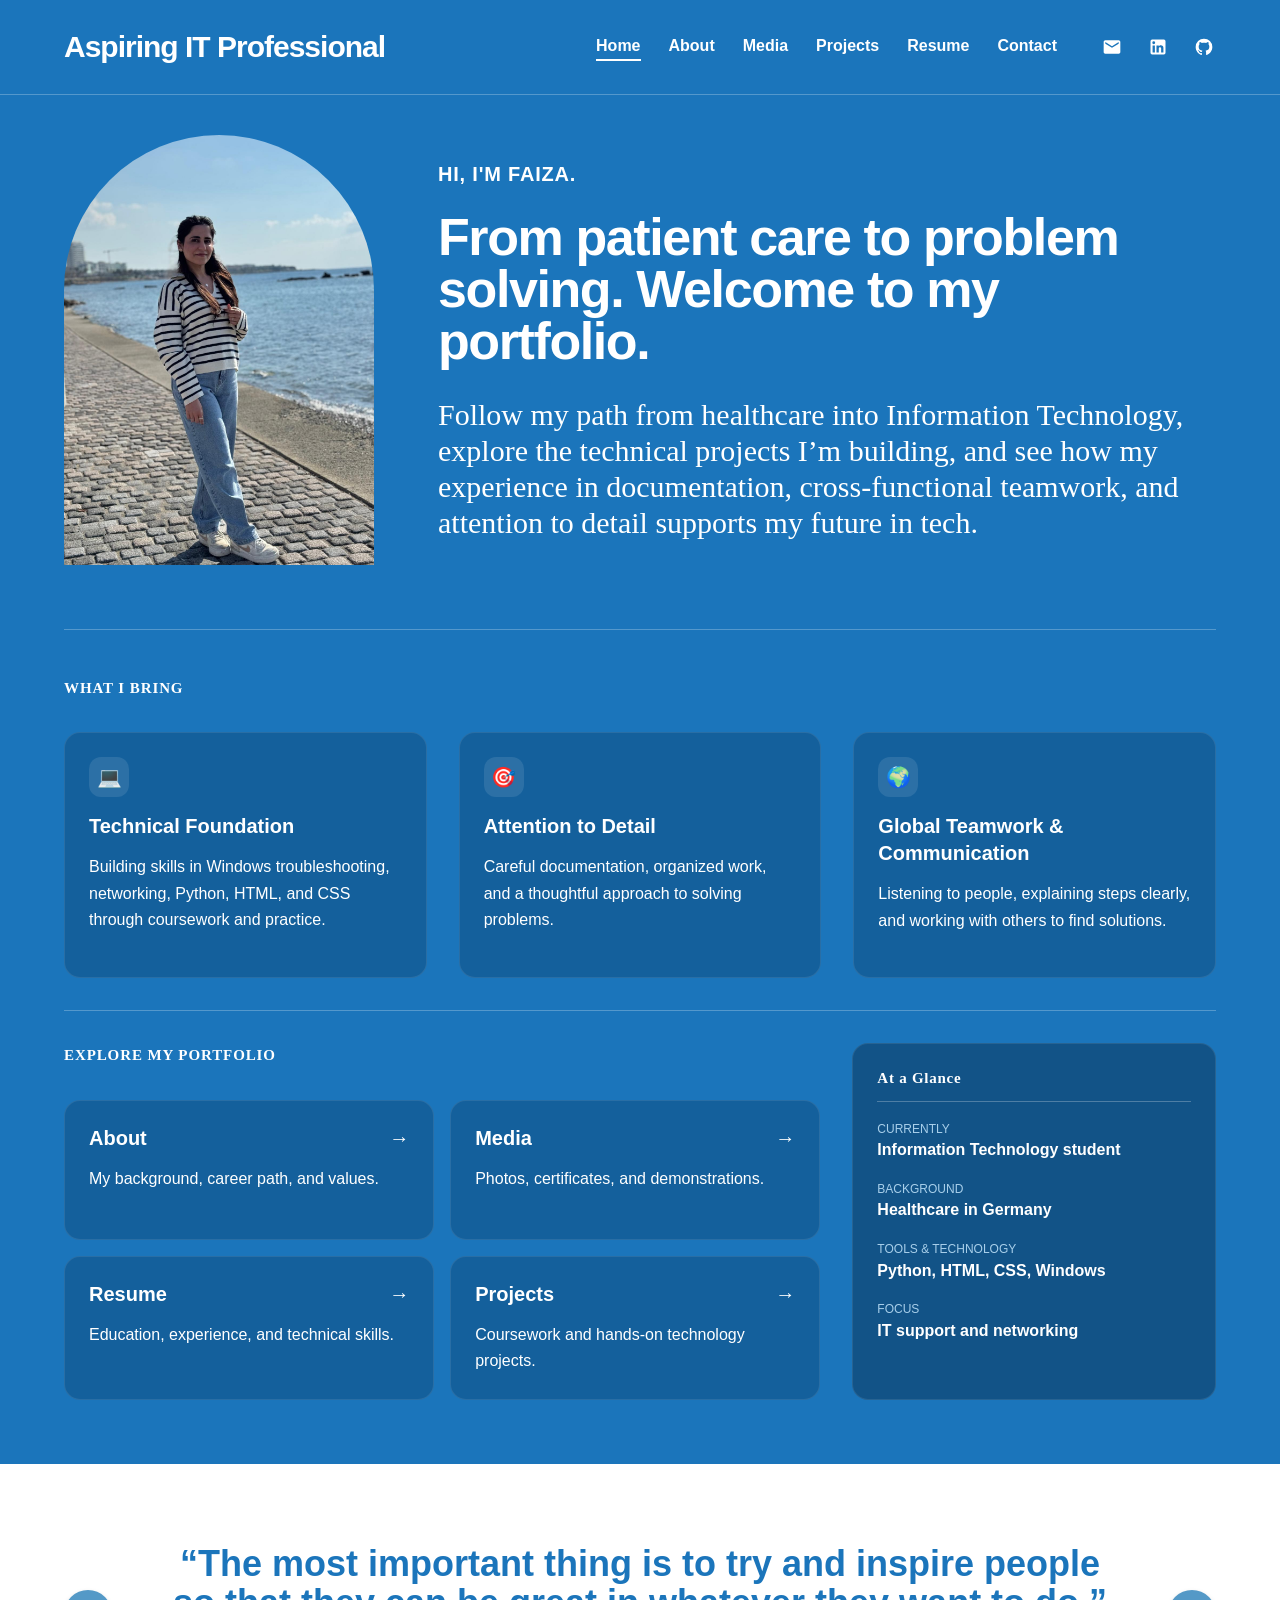
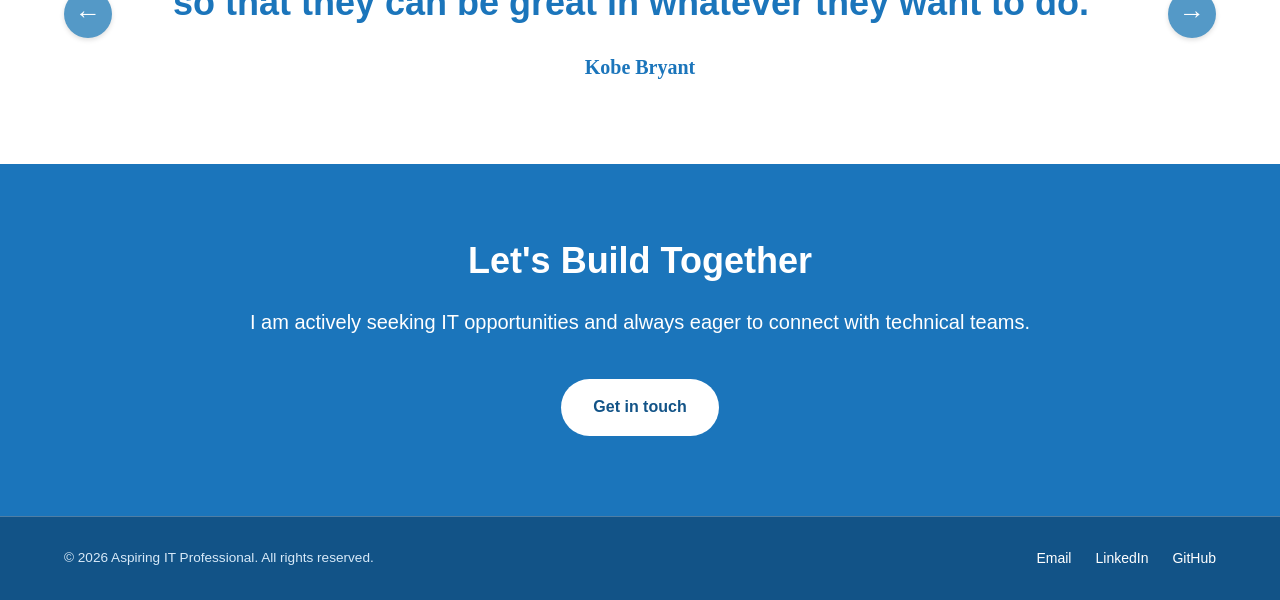
<file: index.html>
<!DOCTYPE html>
<html lang="en">
<head>
    <meta charset="UTF-8">
    <meta name="viewport" content="width=device-width, initial-scale=1">
    <meta name="description" content="Home — IT portfolio, education, experience, and technology projects.">
    <title>Home | Aspiring IT Professional</title>
    <link rel="icon" href="assets/favicon.svg" type="image/svg+xml">
    <link rel="stylesheet" href="style.css">
    <script src="script.js" defer></script>
</head>
<body>
    <a class="skip-link" href="#main">Skip to main content</a>
    <header class="site-header">
        <nav class="container nav" aria-label="Main navigation">
            <a class="brand" href="index.html">Aspiring IT Professional</a>
            <button id="mobile-menu-btn" class="menu-button" aria-controls="nav-content" aria-expanded="false" aria-label="Toggle navigation" hidden>☰</button>
            <div id="nav-content" class="nav-content">
                <a class="nav-link" href="index.html" aria-current="page">Home</a>
                <a class="nav-link" href="about.html">About</a>
                <a class="nav-link" href="media.html">Media</a>
                <a class="nav-link" href="projects.html">Projects</a>
                <a class="nav-link" href="resume.html">Resume</a>
                <a class="nav-link" href="contact.html">Contact</a>
                <div class="social-links"><a href="mailto:fbaloch@icstars.org" aria-label="Email"><svg aria-hidden="true" focusable="false" class="social-icon" viewBox="0 0 24 24" xmlns="http://www.w3.org/2000/svg">
                            <path d="M20 4H4c-1.1 0-1.99.9-1.99 2L2 18c0 1.1.9 2 2 2h16c1.1 0 2-.9 2-2V6c0-1.1-.9-2-2-2zm0 4l-8 5-8-5V6l8 5 8-5v2z"/>
                        </svg></a><a href="https://www.linkedin.com/in/faizarazzaqbaloch/" target="_blank" rel="noopener noreferrer" aria-label="LinkedIn profile"><svg aria-hidden="true" focusable="false" class="social-icon" viewBox="0 0 24 24" xmlns="http://www.w3.org/2000/svg">
                            <path d="M19 3a2 2 0 0 1 2 2v14a2 2 0 0 1-2 2H5a2 2 0 0 1-2-2V5a2 2 0 0 1 2-2h14m-.5 15.5v-5.3a3.26 3.26 0 0 0-3.26-3.26c-.85 0-1.84.52-2.28 1.3v-1.11h-2.79v8.37h2.79v-4.93c0-.77.62-1.4 1.39-1.4a1.4 1.4 0 0 1 1.4 1.4v4.93h2.75M6.88 8.56a1.68 1.68 0 0 0 1.68-1.68c0-.93-.75-1.69-1.68-1.69a1.69 1.69 0 0 0-1.69 1.69c0 .93.76 1.68 1.69 1.68m1.39 9.94v-8.37H5.5v8.37h2.77z"/>
                        </svg></a><a href="https://github.com/fbaloch1" target="_blank" rel="noopener noreferrer" aria-label="GitHub profile"><svg aria-hidden="true" focusable="false" class="social-icon" viewBox="0 0 24 24" xmlns="http://www.w3.org/2000/svg">
                            <path d="M12 2A10 10 0 0 0 2 12c0 4.42 2.87 8.17 6.84 9.5.5.08.66-.23.66-.5v-1.69c-2.77.6-3.36-1.34-3.36-1.34-.46-1.16-1.11-1.47-1.11-1.47-.91-.62.07-.6.07-.6 1 .07 1.53 1.03 1.53 1.03.87 1.52 2.34 1.07 2.91.83.1-.65.35-1.09.63-1.34-2.22-.25-4.55-1.11-4.55-4.92 0-1.11.38-2 1.03-2.71-.1-.25-.45-1.29.1-2.64 0 0 .84-.27 2.75 1.02.79-.22 1.65-.33 2.5-.33.85 0 1.71.11 2.5.33 1.91-1.29 2.75-1.02 2.75-1.02.55 1.35.2 2.39.1 2.64.65.71 1.03 1.6 1.03 2.71 0 3.82-2.34 4.66-4.57 4.91.36.31.69.92.69 1.85V21c0 .27.16.59.67.5C19.14 20.16 22 16.42 22 12A10 10 0 0 0 12 2z"/>
                        </svg></a></div>
            </div>
        </nav>
    </header>
    <main id="main" class="container" tabindex="-1">
        <section class="hero" style="margin-top: 40px;"><div class="arch-image-container"><img src="assets/faiza-home.jpg" alt="Faiza standing beside the sea" width="310" height="430"></div><div><p class="eyebrow">HI, I'M FAIZA.</p><h1>From patient care to problem solving. Welcome to my portfolio.</h1><p class="lead">Follow my path from healthcare into Information Technology, explore the technical projects I’m building, and see how my experience in documentation, cross-functional teamwork, and attention to detail supports my future in tech.</p></div></section><section class="section"><p class="eyebrow">WHAT I BRING</p><div class="grid three"><article class="feature-card"><span class="pillar-icon" aria-hidden="true">💻</span><h2>Technical Foundation</h2><p>Building skills in Windows troubleshooting, networking, Python, HTML, and CSS through coursework and practice.</p></article><article class="feature-card"><span class="pillar-icon" aria-hidden="true">🎯</span><h2>Attention to Detail</h2><p>Careful documentation, organized work, and a thoughtful approach to solving problems.</p></article><article class="feature-card"><span class="pillar-icon" aria-hidden="true">🌍</span><h2>Global Teamwork &amp; Communication</h2><p>Listening to people, explaining steps clearly, and working with others to find solutions.</p></article></div></section><section class="section explore"><div><p class="eyebrow">EXPLORE MY PORTFOLIO</p><div class="grid"><a class="feature-card explore-link" href="about.html"><h2>About <span aria-hidden="true">→</span></h2><p>My background, career path, and values.</p></a><a class="feature-card explore-link" href="media.html"><h2>Media <span aria-hidden="true">→</span></h2><p>Photos, certificates, and demonstrations.</p></a><a class="feature-card explore-link" href="resume.html"><h2>Resume <span aria-hidden="true">→</span></h2><p>Education, experience, and technical skills.</p></a><a class="feature-card explore-link" href="projects.html"><h2>Projects <span aria-hidden="true">→</span></h2><p>Coursework and hands-on technology projects.</p></a></div></div><aside class="feature-card"><h2>At a Glance</h2><dl><dt>Currently</dt><dd>Information Technology student</dd><dt>Background</dt><dd>Healthcare in Germany</dd><dt>Tools & Technology</dt><dd>Python, HTML, CSS, Windows</dd><dt>Focus</dt><dd>IT support and networking</dd></dl></aside></section><section class="quote-section" aria-label="Portfolio principles"><button id="prev-quote" aria-label="Previous principle">←</button><div id="quote-display" aria-live="polite" aria-atomic="true"><blockquote>“The most important thing is to try and inspire people so that they can be great in whatever they want to do.”</blockquote><p>Kobe Bryant</p></div><button id="next-quote" aria-label="Next principle">→</button></section><section class="cta"><h2>Let's Build Together</h2><p>I am actively seeking IT opportunities and always eager to connect with technical teams.</p><a class="button" href="contact.html">Get in touch</a></section>
    </main>
    <footer class="site-footer"><div class="container footer-row"><p class="small">© <span class="year-span">2026</span> Aspiring IT Professional. All rights reserved.</p><div class="footer-links"><a href="mailto:fbaloch@icstars.org">Email</a><a href="https://www.linkedin.com/in/faizarazzaqbaloch/" target="_blank" rel="noopener noreferrer">LinkedIn</a><a href="https://github.com/fbaloch1" target="_blank" rel="noopener noreferrer">GitHub</a></div></div></footer>
</body>
</html>
</file>
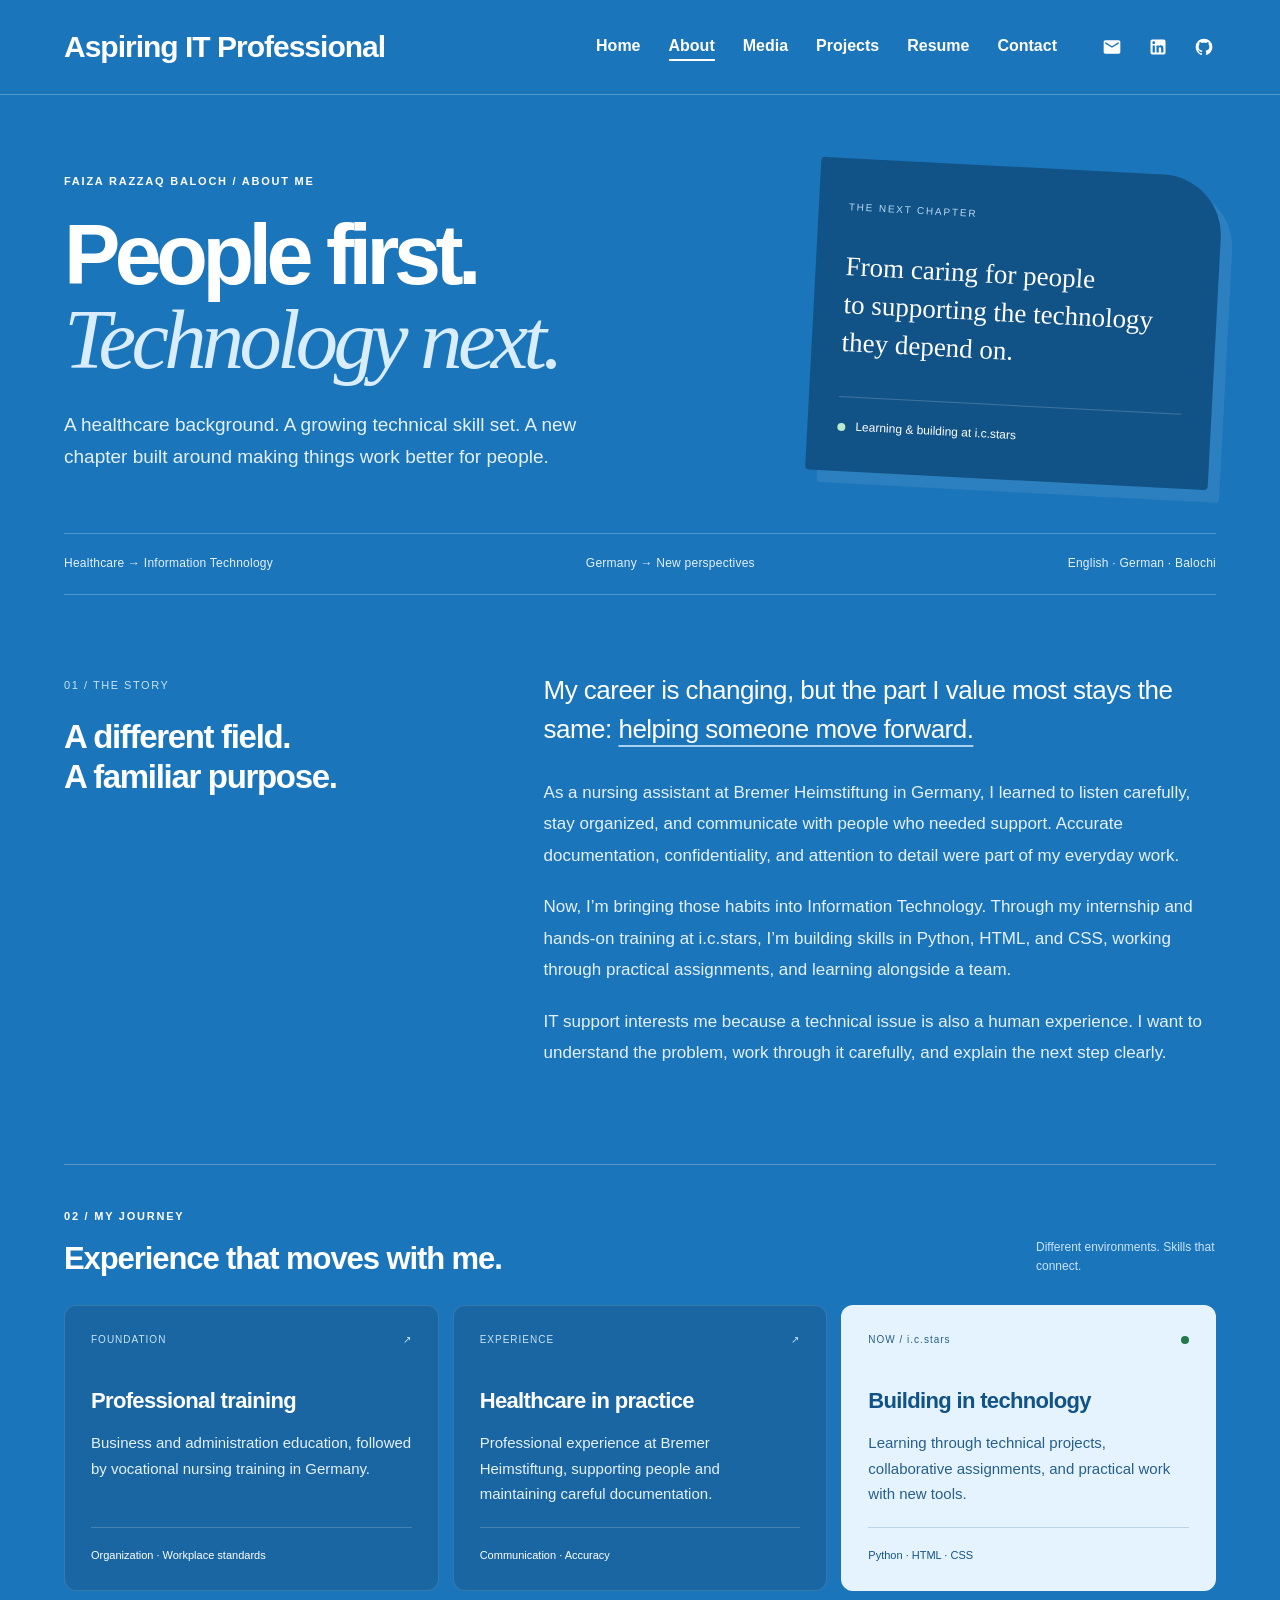
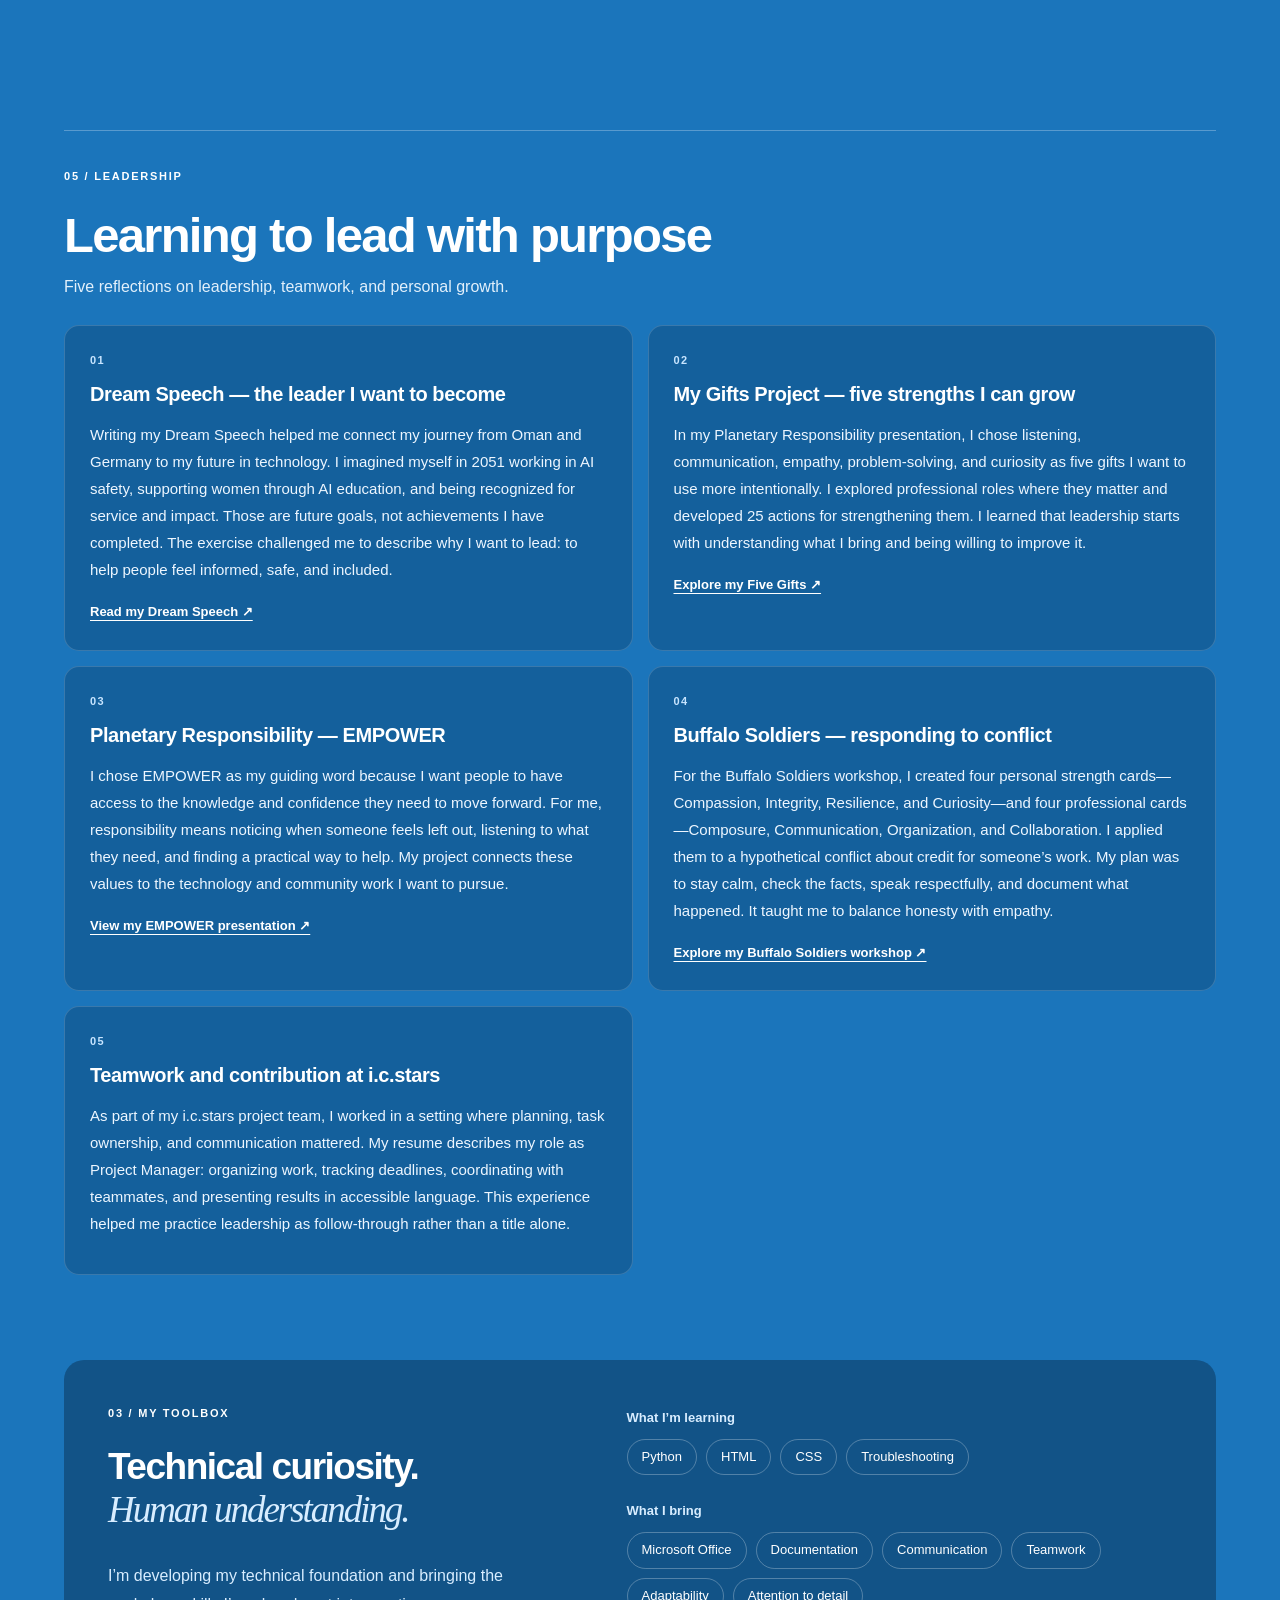
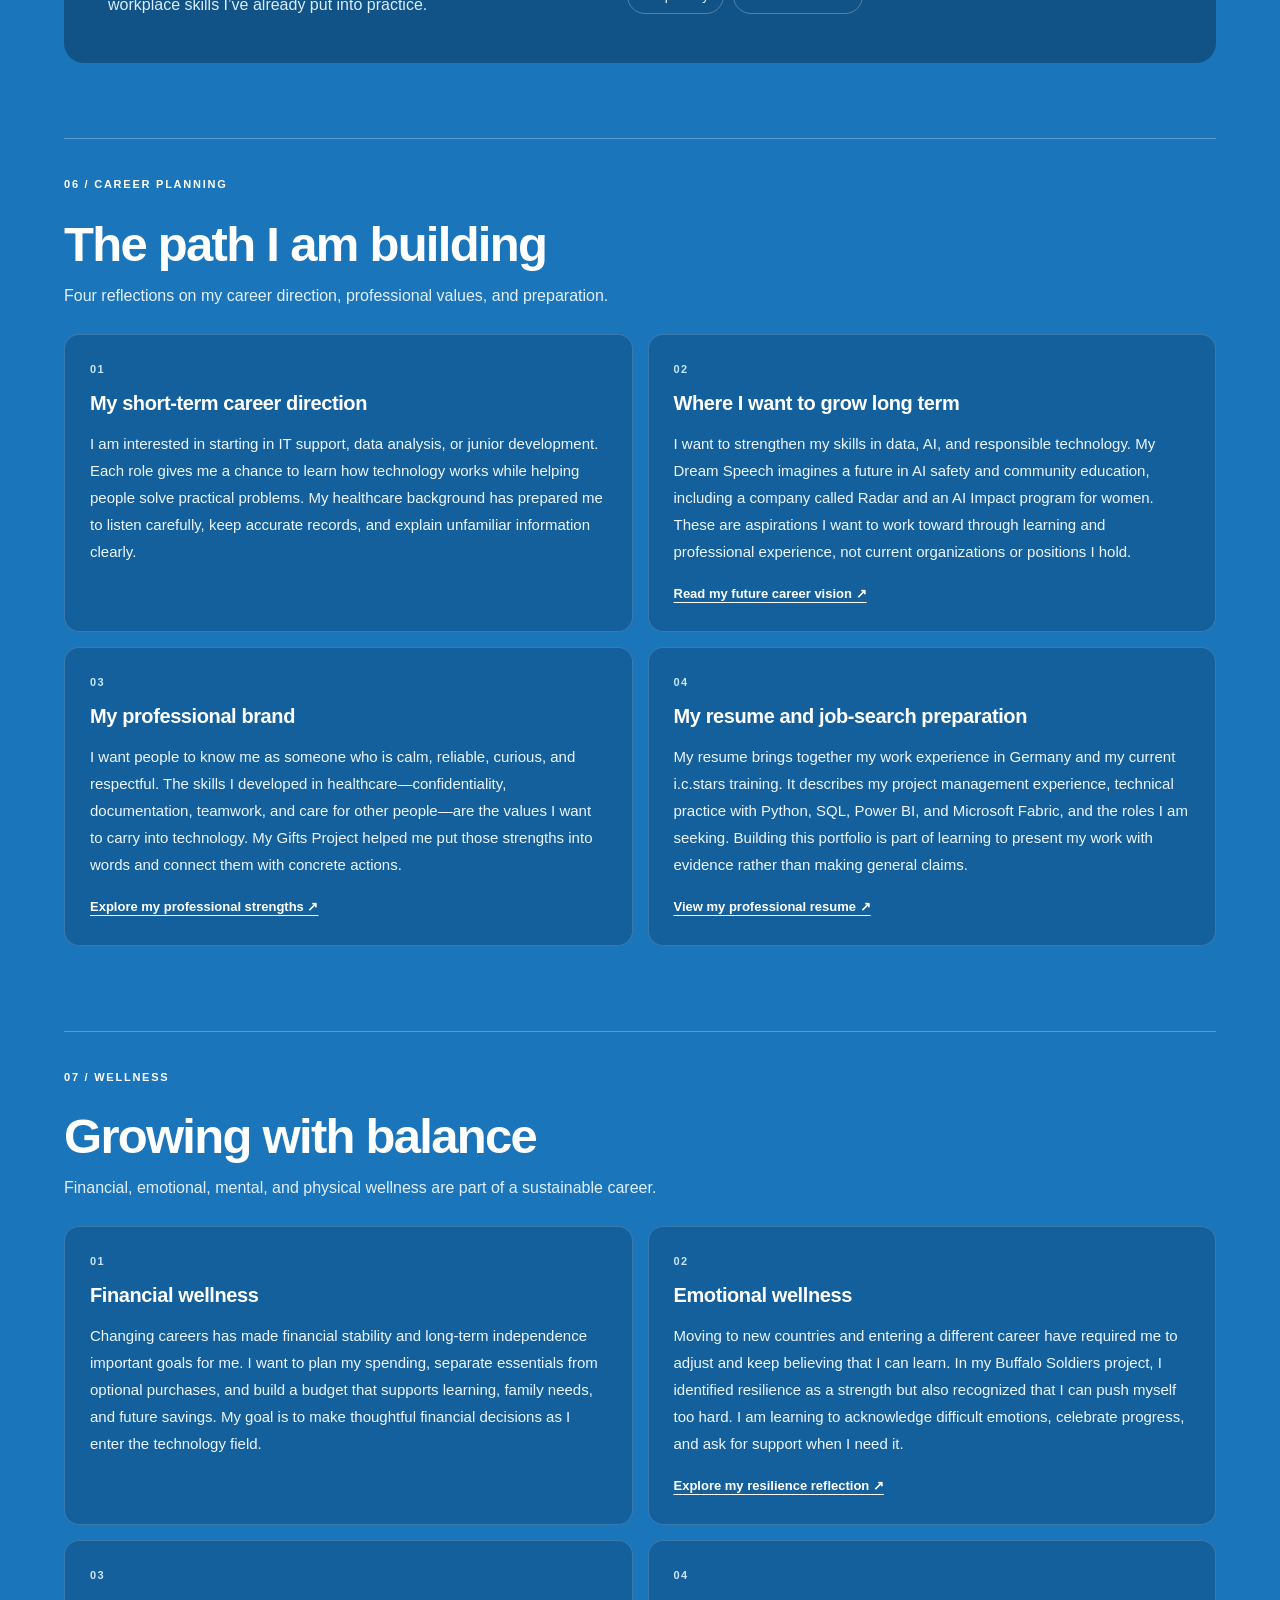
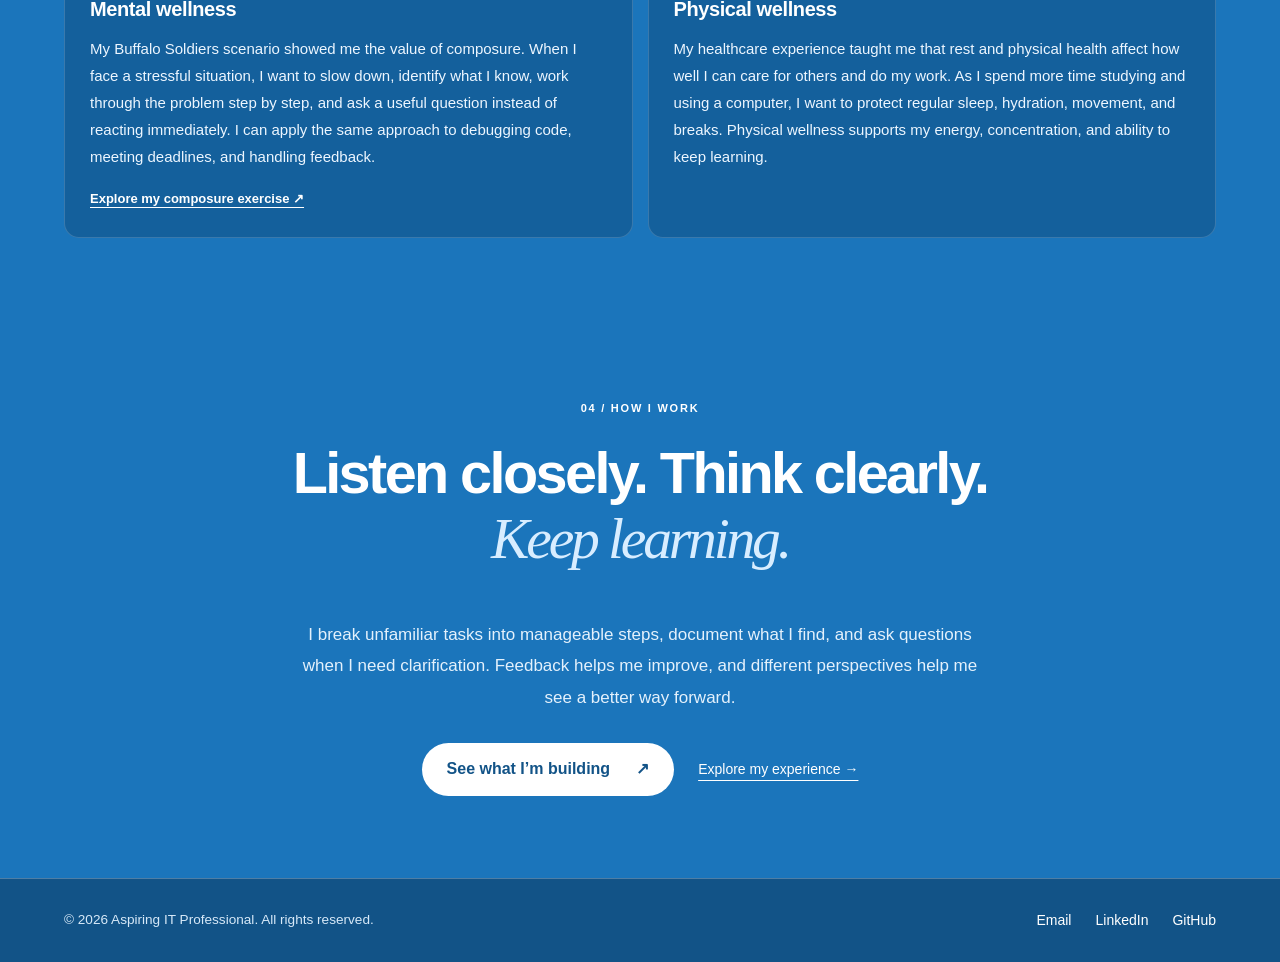
<file: about.html>
<!DOCTYPE html>
<html lang="en">
<head>
    <meta charset="UTF-8">
    <meta name="viewport" content="width=device-width, initial-scale=1">
    <meta name="description" content="About — IT portfolio, education, experience, and technology projects.">
    <title>About | Aspiring IT Professional</title>
    <link rel="icon" href="assets/favicon.svg" type="image/svg+xml">
    <link rel="stylesheet" href="style.css">
<style>
.c60-section{margin:75px 0 85px;padding-top:36px;border-top:1px solid rgba(255,255,255,.27);scroll-margin-top:115px}
.c60-heading{display:flex;justify-content:space-between;align-items:end;gap:26px;margin-bottom:24px}
.c60-heading h2{font-size:clamp(30px,4vw,49px);line-height:1.07;letter-spacing:-.035em;margin:8px 0 12px}
.c60-intro{max-width:690px;color:#e2f0fb;font-size:16px;line-height:1.75;margin:0}
.c60-list{display:grid;grid-template-columns:repeat(2,minmax(0,1fr));gap:15px}
.c60-item{background:rgba(18,83,135,.60);border:1px solid rgba(255,255,255,.16);border-radius:15px;padding:25px;min-width:0}
.c60-item h3{font-size:20px;line-height:1.34;letter-spacing:-.02em;margin:0 0 13px}
.c60-item p{font-size:15px;line-height:1.8;color:#edf6ff;margin:0 0 12px}
.c60-number{font-size:11px;letter-spacing:.12em;color:#c8e5ff;font-weight:800;display:block;margin-bottom:12px}
.c60-resource{display:inline-flex;align-items:center;gap:6px;margin-top:6px;text-underline-offset:4px;font-size:13px;font-weight:700}
@media(max-width:730px){.c60-list{grid-template-columns:1fr}.c60-heading{display:block}.c60-section{margin:50px 0 65px}.c60-item{padding:21px}}
</style>
    <script src="script.js" defer></script>
</head>
<body>
    <a class="skip-link" href="#main">Skip to main content</a>
    <header class="site-header">
        <nav class="container nav" aria-label="Main navigation">
            <a class="brand" href="index.html">Aspiring IT Professional</a>
            <button id="mobile-menu-btn" class="menu-button" aria-controls="nav-content" aria-expanded="false" aria-label="Toggle navigation" hidden>☰</button>
            <div id="nav-content" class="nav-content">
                <a class="nav-link" href="index.html">Home</a>
                <a class="nav-link" href="about.html" aria-current="page">About</a>
                <a class="nav-link" href="media.html">Media</a>
                <a class="nav-link" href="projects.html">Projects</a>
                <a class="nav-link" href="resume.html">Resume</a>
                <a class="nav-link" href="contact.html">Contact</a>
                <div class="social-links"><a href="mailto:fbaloch@icstars.org" aria-label="Email"><svg aria-hidden="true" focusable="false" class="social-icon" viewBox="0 0 24 24" xmlns="http://www.w3.org/2000/svg">
                            <path d="M20 4H4c-1.1 0-1.99.9-1.99 2L2 18c0 1.1.9 2 2 2h16c1.1 0 2-.9 2-2V6c0-1.1-.9-2-2-2zm0 4l-8 5-8-5V6l8 5 8-5v2z"/>
                        </svg></a><a href="https://www.linkedin.com/in/faizarazzaqbaloch/" target="_blank" rel="noopener noreferrer" aria-label="LinkedIn profile"><svg aria-hidden="true" focusable="false" class="social-icon" viewBox="0 0 24 24" xmlns="http://www.w3.org/2000/svg">
                            <path d="M19 3a2 2 0 0 1 2 2v14a2 2 0 0 1-2 2H5a2 2 0 0 1-2-2V5a2 2 0 0 1 2-2h14m-.5 15.5v-5.3a3.26 3.26 0 0 0-3.26-3.26c-.85 0-1.84.52-2.28 1.3v-1.11h-2.79v8.37h2.79v-4.93c0-.77.62-1.4 1.39-1.4a1.4 1.4 0 0 1 1.4 1.4v4.93h2.75M6.88 8.56a1.68 1.68 0 0 0 1.68-1.68c0-.93-.75-1.69-1.68-1.69a1.69 1.69 0 0 0-1.69 1.69c0 .93.76 1.68 1.69 1.68m1.39 9.94v-8.37H5.5v8.37h2.77z"/>
                        </svg></a><a href="https://github.com/fbaloch1" target="_blank" rel="noopener noreferrer" aria-label="GitHub profile"><svg aria-hidden="true" focusable="false" class="social-icon" viewBox="0 0 24 24" xmlns="http://www.w3.org/2000/svg">
                            <path d="M12 2A10 10 0 0 0 2 12c0 4.42 2.87 8.17 6.84 9.5.5.08.66-.23.66-.5v-1.69c-2.77.6-3.36-1.34-3.36-1.34-.46-1.16-1.11-1.47-1.11-1.47-.91-.62.07-.6.07-.6 1 .07 1.53 1.03 1.53 1.03.87 1.52 2.34 1.07 2.91.83.1-.65.35-1.09.63-1.34-2.22-.25-4.55-1.11-4.55-4.92 0-1.11.38-2 1.03-2.71-.1-.25-.45-1.29.1-2.64 0 0 .84-.27 2.75 1.02.79-.22 1.65-.33 2.5-.33.85 0 1.71.11 2.5.33 1.91-1.29 2.75-1.02 2.75-1.02.55 1.35.2 2.39.1 2.64.65.71 1.03 1.6 1.03 2.71 0 3.82-2.34 4.66-4.57 4.91.36.31.69.92.69 1.85V21c0 .27.16.59.67.5C19.14 20.16 22 16.42 22 12A10 10 0 0 0 12 2z"/>
                        </svg></a></div>
            </div>
        </nav>
    </header>
    <main id="main" class="container" tabindex="-1">
<section class="bio-hero">
 <div class="bio-heading"><p class="bio-kicker">FAIZA RAZZAQ BALOCH / ABOUT ME</p><h1>People first.<br><em>Technology next.</em></h1><p class="bio-intro">A healthcare background. A growing technical skill set. A new chapter built around making things work better for people.</p></div>
 <aside class="bio-note"><span class="bio-note-label">THE NEXT CHAPTER</span><p>From caring for people<br>to supporting the technology<br>they depend on.</p><div class="bio-note-bottom"><span class="bio-dot"></span>Learning &amp; building at i.c.stars</div></aside>
</section>
<div class="bio-ribbon"><span>Healthcare → Information Technology</span><span>Germany → New perspectives</span><span>English · German · Balochi</span></div>
<section class="bio-story-section">
 <div class="bio-section-label"><span>01 / THE STORY</span><h2>A different field.<br>A familiar purpose.</h2></div>
 <div class="bio-story-copy"><p class="bio-large-copy">My career is changing, but the part I value most stays the same: <strong>helping someone move forward.</strong></p><p>As a nursing assistant at Bremer Heimstiftung in Germany, I learned to listen carefully, stay organized, and communicate with people who needed support. Accurate documentation, confidentiality, and attention to detail were part of my everyday work.</p><p>Now, I’m bringing those habits into Information Technology. Through my internship and hands-on training at i.c.stars, I’m building skills in Python, HTML, and CSS, working through practical assignments, and learning alongside a team.</p><p>IT support interests me because a technical issue is also a human experience. I want to understand the problem, work through it carefully, and explain the next step clearly.</p></div>
</section>
<section class="bio-journey-section">
 <div class="bio-section-top"><div><p class="bio-kicker">02 / MY JOURNEY</p><h2>Experience that moves with me.</h2></div><span class="bio-section-aside">Different environments. Skills that connect.</span></div>
 <div class="bio-journey">
 <article class="bio-step"><div class="bio-step-top"><span>FOUNDATION</span><span aria-hidden="true">↗</span></div><h3>Professional training</h3><p>Business and administration education, followed by vocational nursing training in Germany.</p><div class="bio-step-foot">Organization · Workplace standards</div></article>
 <article class="bio-step"><div class="bio-step-top"><span>EXPERIENCE</span><span aria-hidden="true">↗</span></div><h3>Healthcare in practice</h3><p>Professional experience at Bremer Heimstiftung, supporting people and maintaining careful documentation.</p><div class="bio-step-foot">Communication · Accuracy</div></article>
 <article class="bio-step bio-step-current"><div class="bio-step-top"><span>NOW / i.c.stars</span><span class="bio-dot"></span></div><h3>Building in technology</h3><p>Learning through technical projects, collaborative assignments, and practical work with new tools.</p><div class="bio-step-foot">Python · HTML · CSS</div></article>
 </div>
</section>

<section class="c60-section" id="c60-leadership"><div class="c60-heading"><div><p class="bio-kicker">05 / LEADERSHIP</p><h2>Learning to lead with purpose</h2><p class="c60-intro">Five reflections on leadership, teamwork, and personal growth.</p></div></div><div class="c60-list"><article class="c60-item"><span class="c60-number">01</span><h3>Dream Speech — the leader I want to become</h3><p>Writing my Dream Speech helped me connect my journey from Oman and Germany to my future in technology. I imagined myself in 2051 working in AI safety, supporting women through AI education, and being recognized for service and impact. Those are future goals, not achievements I have completed. The exercise challenged me to describe why I want to lead: to help people feel informed, safe, and included.</p><a class="c60-resource" href="assets/Faiza-Dream-Speech.pdf" target="_blank" rel="noopener noreferrer">Read my Dream Speech ↗</a></article><article class="c60-item"><span class="c60-number">02</span><h3>My Gifts Project — five strengths I can grow</h3><p>In my Planetary Responsibility presentation, I chose listening, communication, empathy, problem-solving, and curiosity as five gifts I want to use more intentionally. I explored professional roles where they matter and developed 25 actions for strengthening them. I learned that leadership starts with understanding what I bring and being willing to improve it.</p><a class="c60-resource" href="assets/Faiza-Gifts-Project.pdf" target="_blank" rel="noopener noreferrer">Explore my Five Gifts ↗</a></article><article class="c60-item"><span class="c60-number">03</span><h3>Planetary Responsibility — EMPOWER</h3><p>I chose EMPOWER as my guiding word because I want people to have access to the knowledge and confidence they need to move forward. For me, responsibility means noticing when someone feels left out, listening to what they need, and finding a practical way to help. My project connects these values to the technology and community work I want to pursue.</p><a class="c60-resource" href="assets/Faiza-Planetary-Responsibility.pdf" target="_blank" rel="noopener noreferrer">View my EMPOWER presentation ↗</a></article><article class="c60-item"><span class="c60-number">04</span><h3>Buffalo Soldiers — responding to conflict</h3><p>For the Buffalo Soldiers workshop, I created four personal strength cards—Compassion, Integrity, Resilience, and Curiosity—and four professional cards—Composure, Communication, Organization, and Collaboration. I applied them to a hypothetical conflict about credit for someone’s work. My plan was to stay calm, check the facts, speak respectfully, and document what happened. It taught me to balance honesty with empathy.</p><a class="c60-resource" href="assets/Buffalo-Soldiers-Faiza-Baloch.pdf" target="_blank" rel="noopener noreferrer">Explore my Buffalo Soldiers workshop ↗</a></article><article class="c60-item"><span class="c60-number">05</span><h3>Teamwork and contribution at i.c.stars</h3><p>As part of my i.c.stars project team, I worked in a setting where planning, task ownership, and communication mattered. My resume describes my role as Project Manager: organizing work, tracking deadlines, coordinating with teammates, and presenting results in accessible language. This experience helped me practice leadership as follow-through rather than a title alone.</p></article></div></section>
<section class="bio-toolbox">
 <div><p class="bio-kicker">03 / MY TOOLBOX</p><h2>Technical curiosity.<br><em>Human understanding.</em></h2><p>I’m developing my technical foundation and bringing the workplace skills I’ve already put into practice.</p></div>
 <div class="bio-skill-groups"><div><h3>What I’m learning</h3><div class="bio-tags"><span>Python</span><span>HTML</span><span>CSS</span><span>Troubleshooting</span></div></div><div><h3>What I bring</h3><div class="bio-tags"><span>Microsoft Office</span><span>Documentation</span><span>Communication</span><span>Teamwork</span><span>Adaptability</span><span>Attention to detail</span></div></div></div>
</section>

<section class="c60-section" id="c60-career"><div class="c60-heading"><div><p class="bio-kicker">06 / CAREER PLANNING</p><h2>The path I am building</h2><p class="c60-intro">Four reflections on my career direction, professional values, and preparation.</p></div></div><div class="c60-list"><article class="c60-item"><span class="c60-number">01</span><h3>My short-term career direction</h3><p>I am interested in starting in IT support, data analysis, or junior development. Each role gives me a chance to learn how technology works while helping people solve practical problems. My healthcare background has prepared me to listen carefully, keep accurate records, and explain unfamiliar information clearly.</p></article><article class="c60-item"><span class="c60-number">02</span><h3>Where I want to grow long term</h3><p>I want to strengthen my skills in data, AI, and responsible technology. My Dream Speech imagines a future in AI safety and community education, including a company called Radar and an AI Impact program for women. These are aspirations I want to work toward through learning and professional experience, not current organizations or positions I hold.</p><a class="c60-resource" href="assets/Faiza-Dream-Speech.pdf" target="_blank" rel="noopener noreferrer">Read my future career vision ↗</a></article><article class="c60-item"><span class="c60-number">03</span><h3>My professional brand</h3><p>I want people to know me as someone who is calm, reliable, curious, and respectful. The skills I developed in healthcare—confidentiality, documentation, teamwork, and care for other people—are the values I want to carry into technology. My Gifts Project helped me put those strengths into words and connect them with concrete actions.</p><a class="c60-resource" href="assets/Faiza-Gifts-Project.pdf" target="_blank" rel="noopener noreferrer">Explore my professional strengths ↗</a></article><article class="c60-item"><span class="c60-number">04</span><h3>My resume and job-search preparation</h3><p>My resume brings together my work experience in Germany and my current i.c.stars training. It describes my project management experience, technical practice with Python, SQL, Power BI, and Microsoft Fabric, and the roles I am seeking. Building this portfolio is part of learning to present my work with evidence rather than making general claims.</p><a class="c60-resource" href="assets/resume.pdf" target="_blank" rel="noopener noreferrer">View my professional resume ↗</a></article></div></section>

<section class="c60-section" id="c60-wellness"><div class="c60-heading"><div><p class="bio-kicker">07 / WELLNESS</p><h2>Growing with balance</h2><p class="c60-intro">Financial, emotional, mental, and physical wellness are part of a sustainable career.</p></div></div><div class="c60-list"><article class="c60-item"><span class="c60-number">01</span><h3>Financial wellness</h3><p>Changing careers has made financial stability and long-term independence important goals for me. I want to plan my spending, separate essentials from optional purchases, and build a budget that supports learning, family needs, and future savings. My goal is to make thoughtful financial decisions as I enter the technology field.</p></article><article class="c60-item"><span class="c60-number">02</span><h3>Emotional wellness</h3><p>Moving to new countries and entering a different career have required me to adjust and keep believing that I can learn. In my Buffalo Soldiers project, I identified resilience as a strength but also recognized that I can push myself too hard. I am learning to acknowledge difficult emotions, celebrate progress, and ask for support when I need it.</p><a class="c60-resource" href="assets/Buffalo-Soldiers-Faiza-Baloch.pdf" target="_blank" rel="noopener noreferrer">Explore my resilience reflection ↗</a></article><article class="c60-item"><span class="c60-number">03</span><h3>Mental wellness</h3><p>My Buffalo Soldiers scenario showed me the value of composure. When I face a stressful situation, I want to slow down, identify what I know, work through the problem step by step, and ask a useful question instead of reacting immediately. I can apply the same approach to debugging code, meeting deadlines, and handling feedback.</p><a class="c60-resource" href="assets/Buffalo-Soldiers-Faiza-Baloch.pdf" target="_blank" rel="noopener noreferrer">Explore my composure exercise ↗</a></article><article class="c60-item"><span class="c60-number">04</span><h3>Physical wellness</h3><p>My healthcare experience taught me that rest and physical health affect how well I can care for others and do my work. As I spend more time studying and using a computer, I want to protect regular sleep, hydration, movement, and breaks. Physical wellness supports my energy, concentration, and ability to keep learning.</p></article></div></section>
<section class="bio-approach"><p class="bio-kicker">04 / HOW I WORK</p><h2>Listen closely. Think clearly.<br><em>Keep learning.</em></h2><p>I break unfamiliar tasks into manageable steps, document what I find, and ask questions when I need clarification. Feedback helps me improve, and different perspectives help me see a better way forward.</p><div class="bio-actions"><a class="button" href="projects.html">See what I’m building <span aria-hidden="true">↗</span></a><a href="resume.html" class="bio-text-link">Explore my experience →</a></div></section>
</main>
    <footer class="site-footer"><div class="container footer-row"><p class="small">© <span class="year-span">2026</span> Aspiring IT Professional. All rights reserved.</p><div class="footer-links"><a href="mailto:fbaloch@icstars.org">Email</a><a href="https://www.linkedin.com/in/faizarazzaqbaloch/" target="_blank" rel="noopener noreferrer">LinkedIn</a><a href="https://github.com/fbaloch1" target="_blank" rel="noopener noreferrer">GitHub</a></div></div></footer>
</body>
</html>
</file>
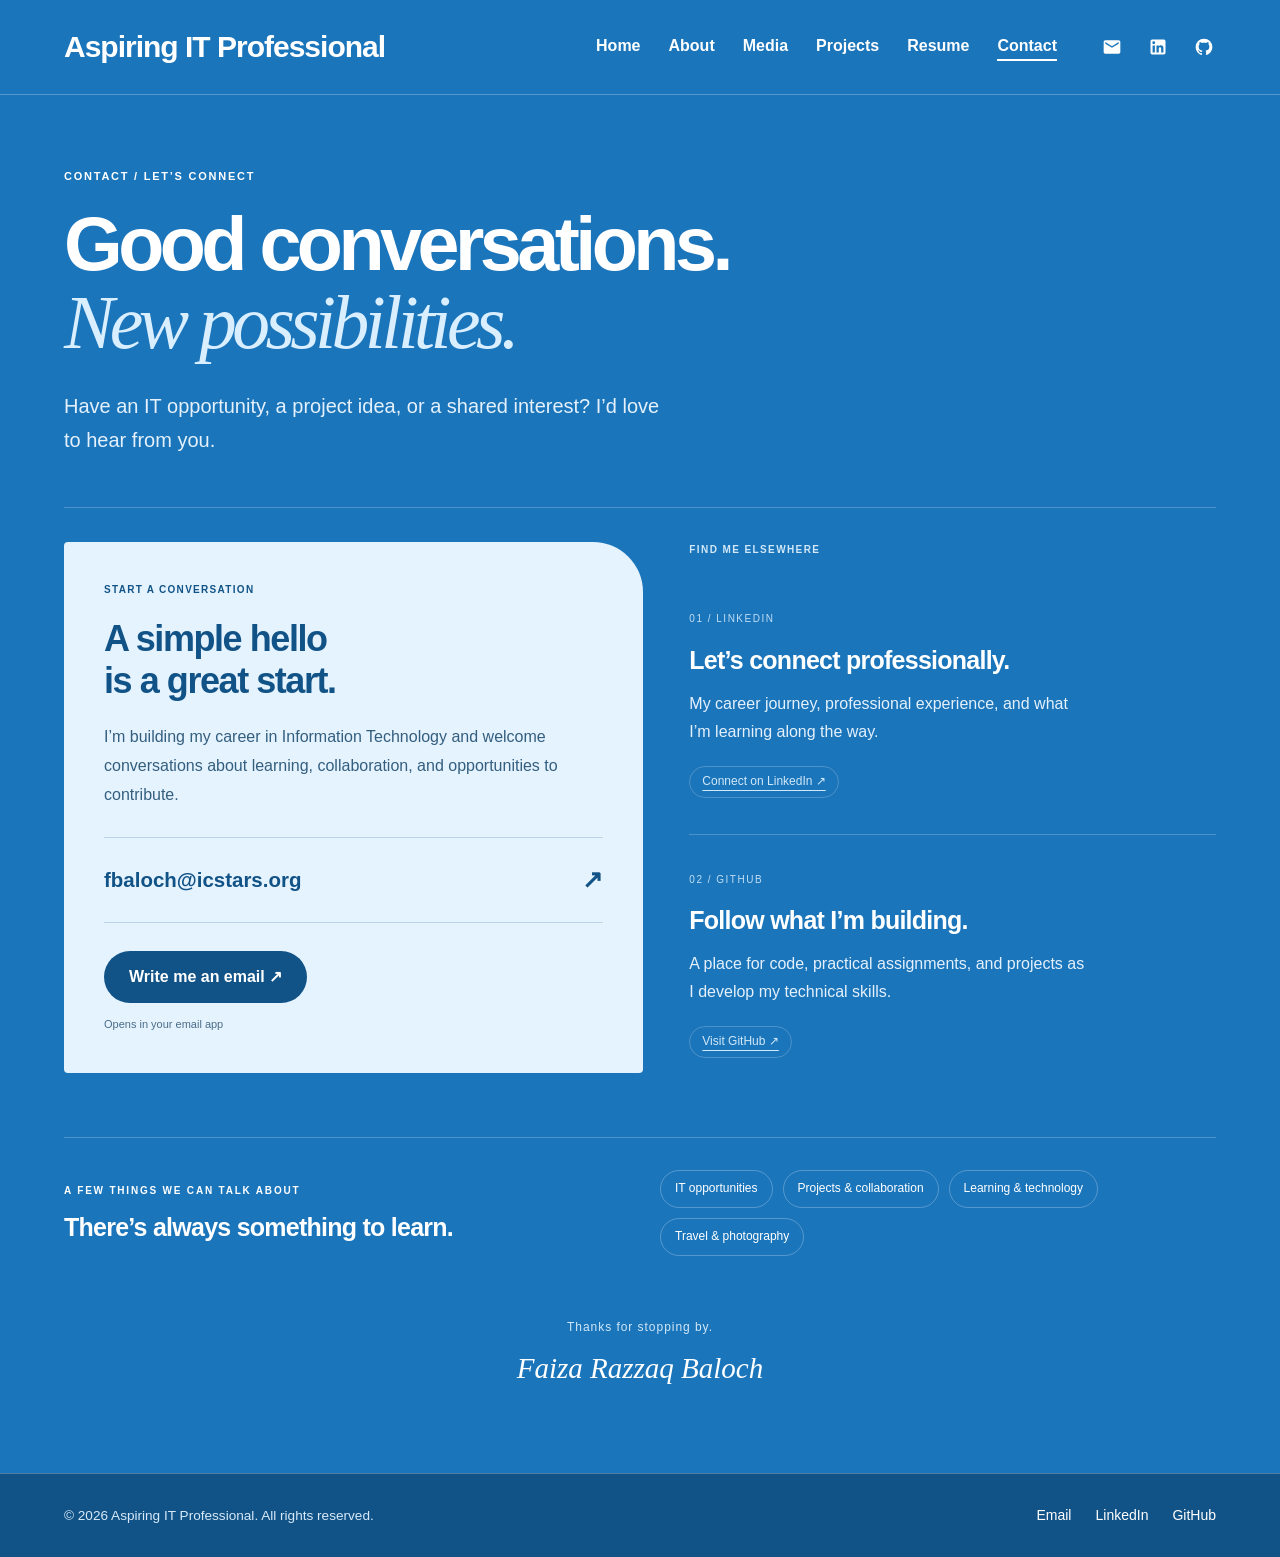
<file: contact.html>
<!DOCTYPE html>
<html lang="en">
<head>
    <meta charset="UTF-8">
    <meta name="viewport" content="width=device-width, initial-scale=1">
    <meta name="description" content="Contact — IT portfolio, education, experience, and technology projects.">
    <title>Contact | Aspiring IT Professional</title>
    <link rel="icon" href="assets/favicon.svg" type="image/svg+xml">
    <link rel="stylesheet" href="style.css">
    <script src="script.js" defer></script>
</head>
<body>
    <a class="skip-link" href="#main">Skip to main content</a>
    <header class="site-header">
        <nav class="container nav" aria-label="Main navigation">
            <a class="brand" href="index.html">Aspiring IT Professional</a>
            <button id="mobile-menu-btn" class="menu-button" aria-controls="nav-content" aria-expanded="false" aria-label="Toggle navigation" hidden>☰</button>
            <div id="nav-content" class="nav-content">
                <a class="nav-link" href="index.html">Home</a>
                <a class="nav-link" href="about.html">About</a>
                <a class="nav-link" href="media.html">Media</a>
                <a class="nav-link" href="projects.html">Projects</a>
                <a class="nav-link" href="resume.html">Resume</a>
                <a class="nav-link" href="contact.html" aria-current="page">Contact</a>
                <div class="social-links"><a href="mailto:fbaloch@icstars.org" aria-label="Email"><svg aria-hidden="true" focusable="false" class="social-icon" viewBox="0 0 24 24" xmlns="http://www.w3.org/2000/svg">
                            <path d="M20 4H4c-1.1 0-1.99.9-1.99 2L2 18c0 1.1.9 2 2 2h16c1.1 0 2-.9 2-2V6c0-1.1-.9-2-2-2zm0 4l-8 5-8-5V6l8 5 8-5v2z"/>
                        </svg></a><a href="https://www.linkedin.com/in/faizarazzaqbaloch/" target="_blank" rel="noopener noreferrer" aria-label="LinkedIn profile"><svg aria-hidden="true" focusable="false" class="social-icon" viewBox="0 0 24 24" xmlns="http://www.w3.org/2000/svg">
                            <path d="M19 3a2 2 0 0 1 2 2v14a2 2 0 0 1-2 2H5a2 2 0 0 1-2-2V5a2 2 0 0 1 2-2h14m-.5 15.5v-5.3a3.26 3.26 0 0 0-3.26-3.26c-.85 0-1.84.52-2.28 1.3v-1.11h-2.79v8.37h2.79v-4.93c0-.77.62-1.4 1.39-1.4a1.4 1.4 0 0 1 1.4 1.4v4.93h2.75M6.88 8.56a1.68 1.68 0 0 0 1.68-1.68c0-.93-.75-1.69-1.68-1.69a1.69 1.69 0 0 0-1.69 1.69c0 .93.76 1.68 1.69 1.68m1.39 9.94v-8.37H5.5v8.37h2.77z"/>
                        </svg></a><a href="https://github.com/fbaloch1" target="_blank" rel="noopener noreferrer" aria-label="GitHub profile"><svg aria-hidden="true" focusable="false" class="social-icon" viewBox="0 0 24 24" xmlns="http://www.w3.org/2000/svg">
                            <path d="M12 2A10 10 0 0 0 2 12c0 4.42 2.87 8.17 6.84 9.5.5.08.66-.23.66-.5v-1.69c-2.77.6-3.36-1.34-3.36-1.34-.46-1.16-1.11-1.47-1.11-1.47-.91-.62.07-.6.07-.6 1 .07 1.53 1.03 1.53 1.03.87 1.52 2.34 1.07 2.91.83.1-.65.35-1.09.63-1.34-2.22-.25-4.55-1.11-4.55-4.92 0-1.11.38-2 1.03-2.71-.1-.25-.45-1.29.1-2.64 0 0 .84-.27 2.75 1.02.79-.22 1.65-.33 2.5-.33.85 0 1.71.11 2.5.33 1.91-1.29 2.75-1.02 2.75-1.02.55 1.35.2 2.39.1 2.64.65.71 1.03 1.6 1.03 2.71 0 3.82-2.34 4.66-4.57 4.91.36.31.69.92.69 1.85V21c0 .27.16.59.67.5C19.14 20.16 22 16.42 22 12A10 10 0 0 0 12 2z"/>
                        </svg></a></div>
            </div>
        </nav>
    </header>
    <main id="main" class="container" tabindex="-1"><section class="connect-hero"><p class="eyebrow">CONTACT / LET’S CONNECT</p><h1>Good conversations.<br><em>New possibilities.</em></h1><p class="connect-intro">Have an IT opportunity, a project idea, or a shared interest? I’d love to hear from you.</p></section><div class="connect-layout"><section class="connect-email"><p class="eyebrow">START A CONVERSATION</p><h2>A simple hello<br>is a great start.</h2><p>I’m building my career in Information Technology and welcome conversations about learning, collaboration, and opportunities to contribute.</p><a class="connect-address" href="mailto:fbaloch@icstars.org">fbaloch@icstars.org <span aria-hidden="true">↗</span></a><a class="button" href="mailto:fbaloch@icstars.org">Write me an email ↗</a><span class="connect-email-note">Opens in your email app</span></section><section class="connect-elsewhere"><p class="eyebrow">FIND ME ELSEWHERE</p><article class="connect-profile"><span class="connect-channel">01 / LINKEDIN</span><h2>Let’s connect professionally.</h2><p>My career journey, professional experience, and what I’m learning along the way.</p><a class="connect-pending" href="https://www.linkedin.com/in/faizarazzaqbaloch/" target="_blank" rel="noopener noreferrer">Connect on LinkedIn ↗</a></article><article class="connect-profile"><span class="connect-channel">02 / GITHUB</span><h2>Follow what I’m building.</h2><p>A place for code, practical assignments, and projects as I develop my technical skills.</p><a class="connect-pending" href="https://github.com/fbaloch1" target="_blank" rel="noopener noreferrer">Visit GitHub ↗</a></article></section></div><section class="connect-topics"><div><p class="eyebrow">A FEW THINGS WE CAN TALK ABOUT</p><h2>There’s always something to learn.</h2></div><div class="connect-tags"><span>IT opportunities</span><span>Projects &amp; collaboration</span><span>Learning &amp; technology</span><span>Travel &amp; photography</span></div></section><section class="connect-signoff"><p>Thanks for stopping by.</p><span>Faiza Razzaq Baloch</span></section></main>
    <footer class="site-footer"><div class="container footer-row"><p class="small">© <span class="year-span">2026</span> Aspiring IT Professional. All rights reserved.</p><div class="footer-links"><a href="mailto:fbaloch@icstars.org">Email</a><a href="https://www.linkedin.com/in/faizarazzaqbaloch/" target="_blank" rel="noopener noreferrer">LinkedIn</a><a href="https://github.com/fbaloch1" target="_blank" rel="noopener noreferrer">GitHub</a></div></div></footer>
</body>
</html>
</file>
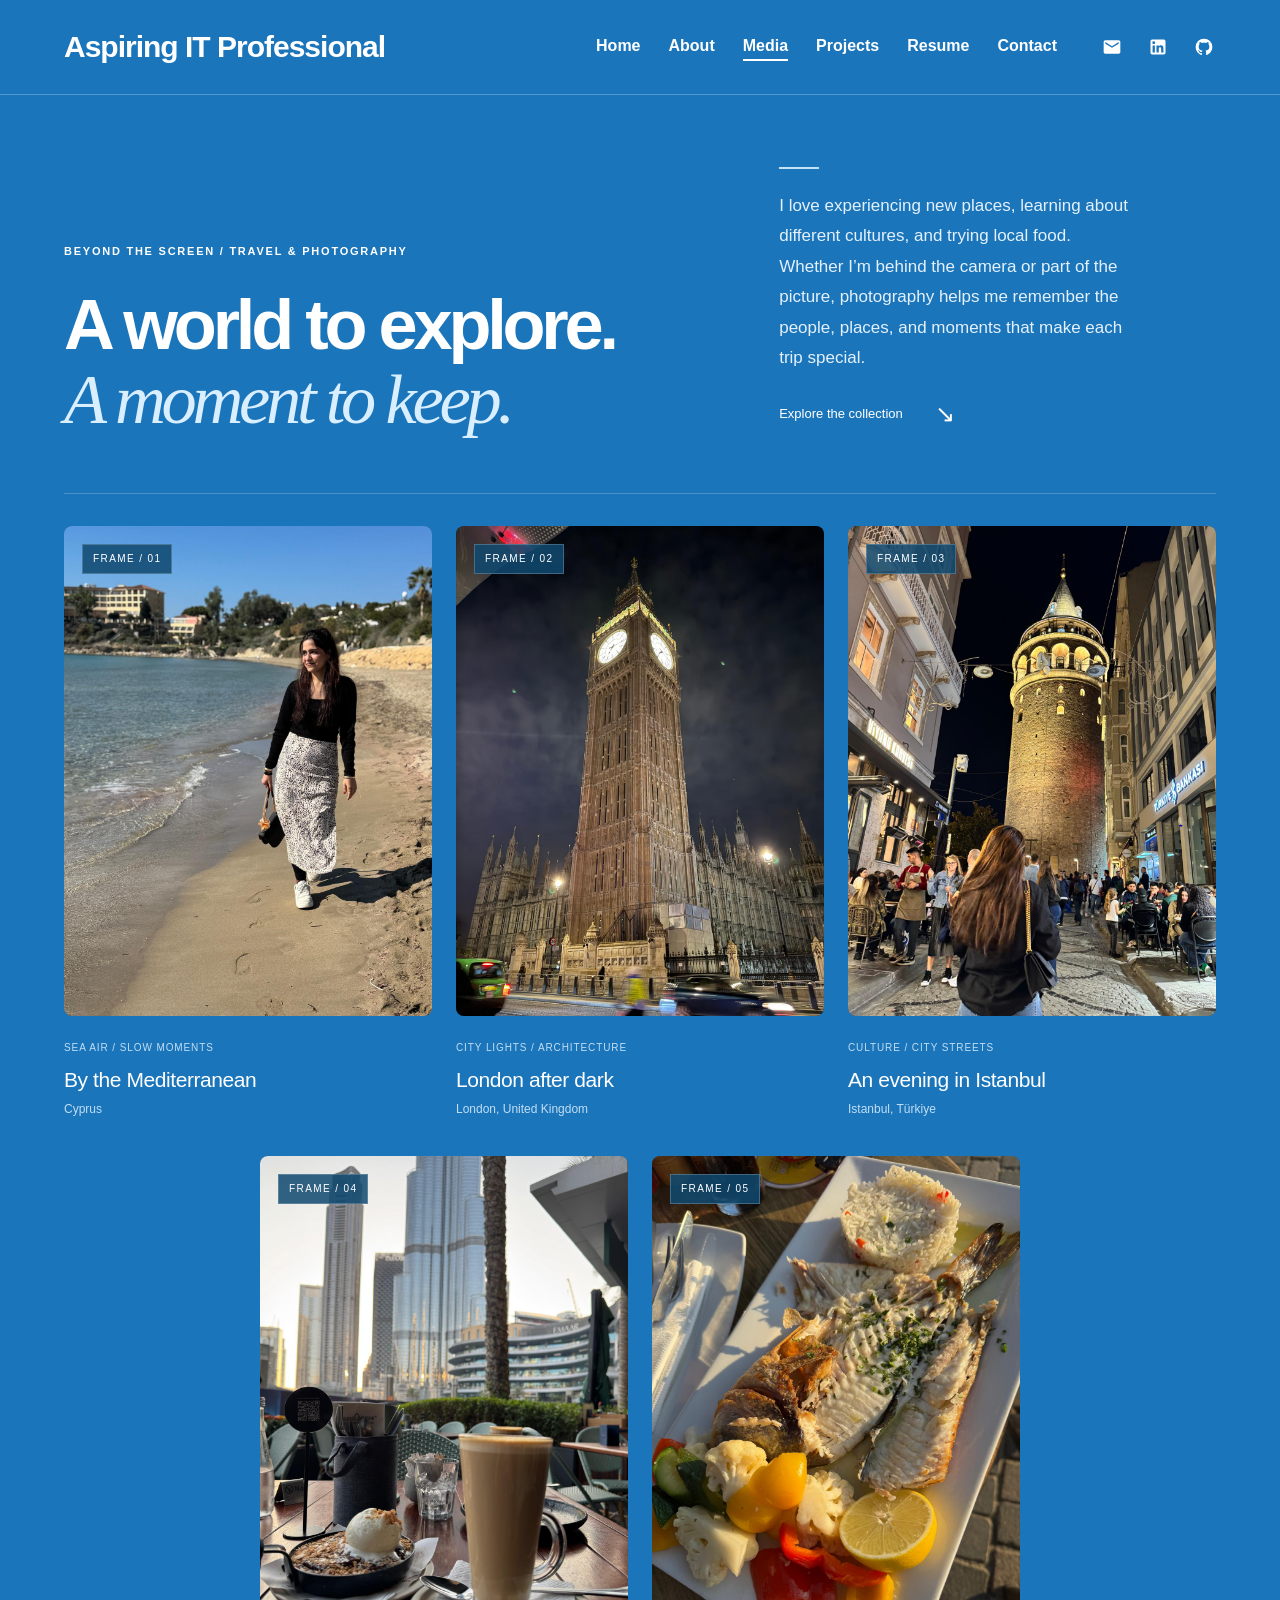
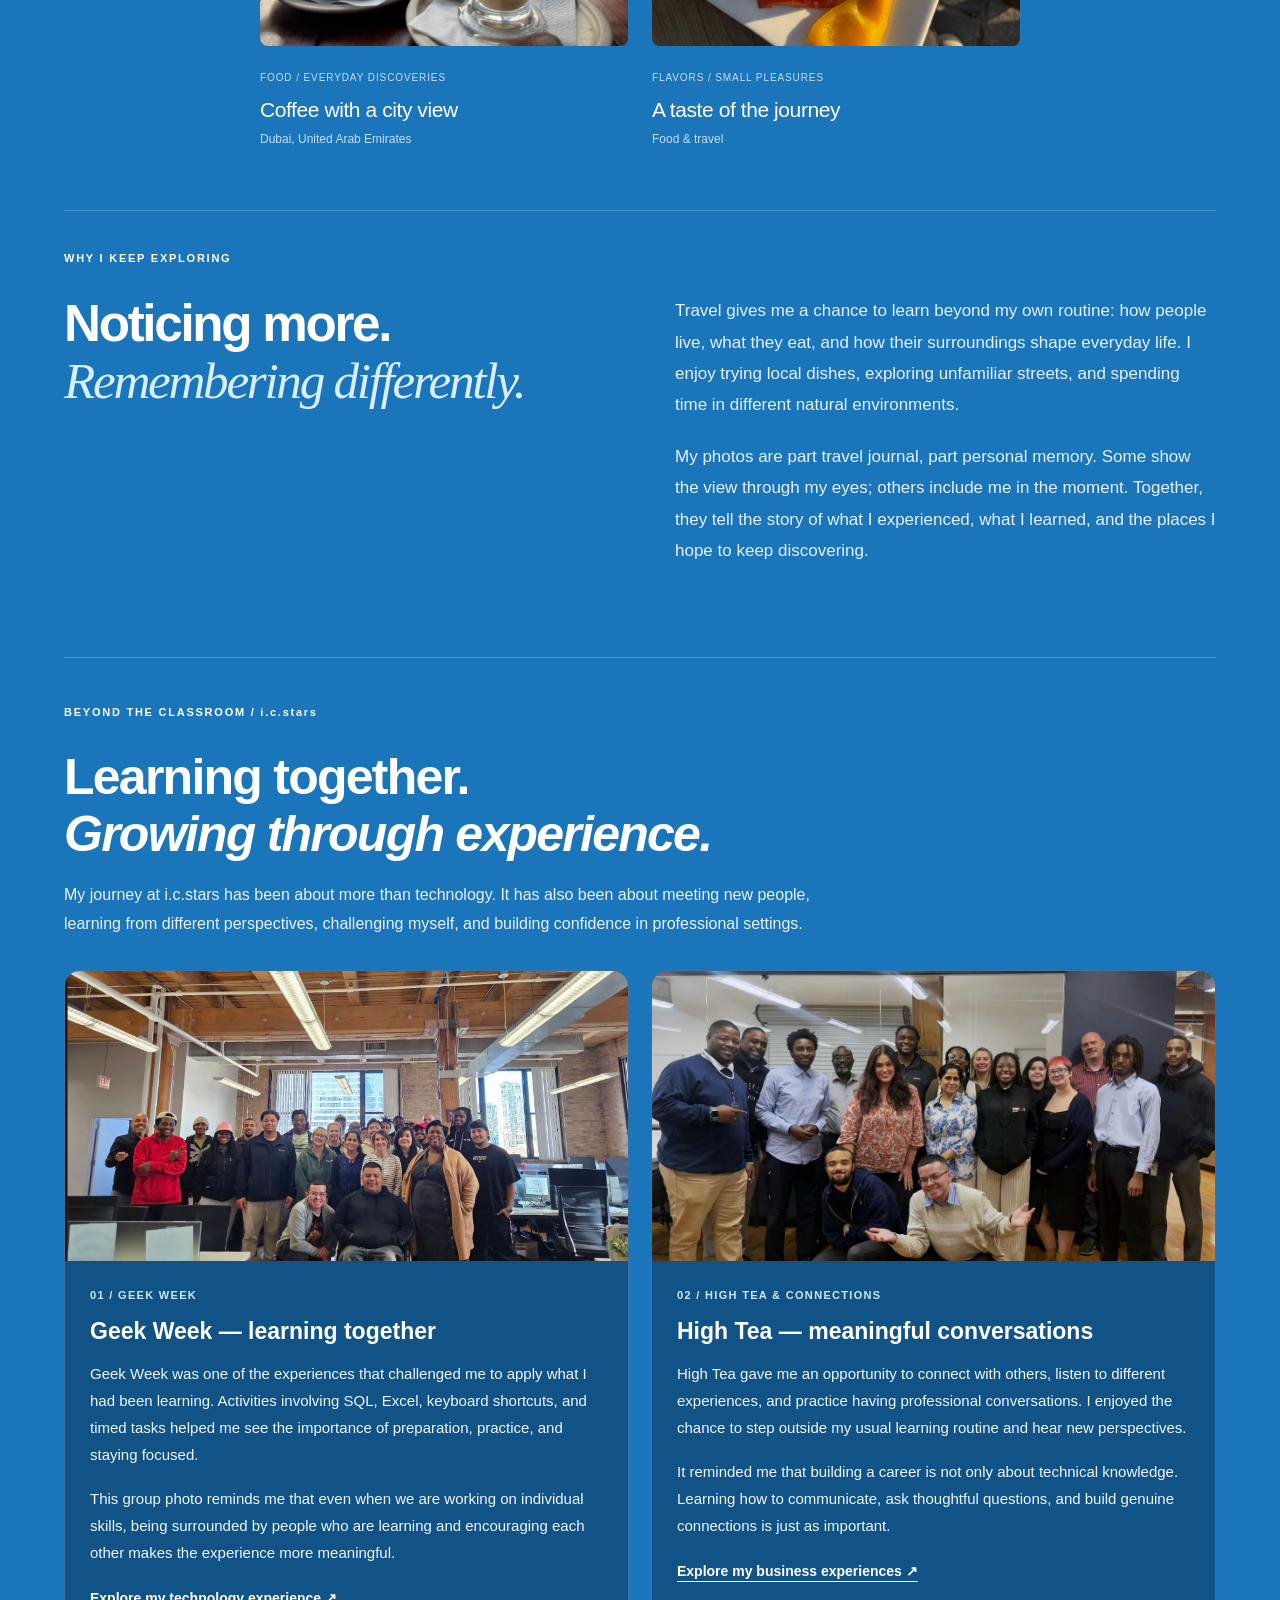
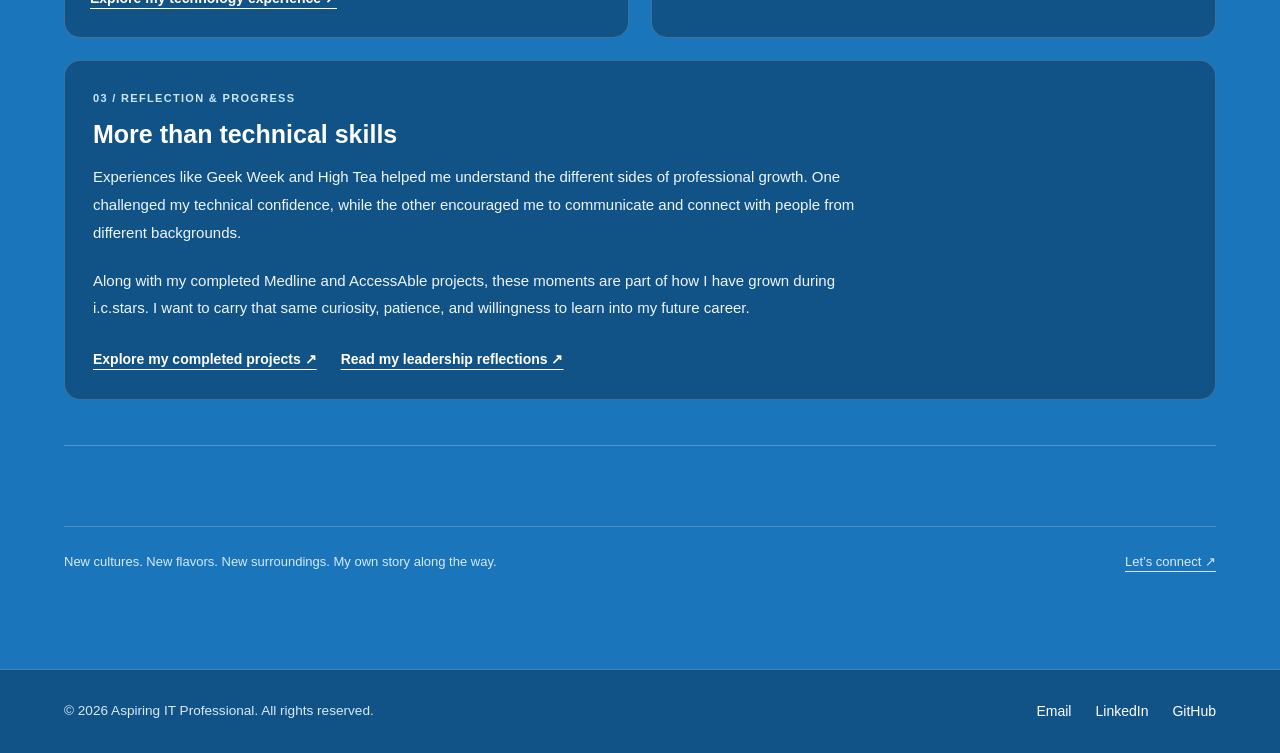
<file: media.html>
<!DOCTYPE html>
<html lang="en">
<head>
    <meta charset="UTF-8">
    <meta name="viewport" content="width=device-width, initial-scale=1">
    <meta name="description" content="Travel, photography, Geek Week, High Tea, and my i.c.stars journey.">
    <title>Media | Aspiring IT Professional</title>
    <link rel="icon" href="assets/favicon.svg" type="image/svg+xml">
    <link rel="stylesheet" href="style.css">
    <script src="script.js" defer></script>

    <style>
        .c60-media-section {
            margin: 70px 0 80px;
            padding: 45px 0;
            border-top: 1px solid rgba(255,255,255,.25);
            border-bottom: 1px solid rgba(255,255,255,.25);
        }

        .c60-media-heading {
            max-width: 760px;
            margin-bottom: 32px;
        }

        .c60-media-heading h2 {
            font-size: clamp(32px,4vw,50px);
            line-height: 1.14;
            letter-spacing: -.035em;
            margin: 12px 0 18px;
        }

        .c60-media-heading p:last-child {
            font-size: 16px;
            line-height: 1.8;
            opacity: .9;
        }

        .c60-media-grid {
            display: grid;
            grid-template-columns: repeat(2,minmax(0,1fr));
            gap: 22px;
        }

        .c60-media-card {
            background: #125387;
            color: #fff;
            border: 1px solid rgba(255,255,255,.18);
            border-radius: 16px;
            overflow: hidden;
            min-width: 0;
        }

        .c60-media-image {
            display: block;
            width: 100%;
            height: 290px;
            object-fit: cover;
        }

        .c60-media-content {
            padding: 25px;
        }

        .c60-media-label {
            display: block;
            font-size: 11px;
            font-weight: 800;
            letter-spacing: .12em;
            color: #c9e7ff;
            margin-bottom: 13px;
        }

        .c60-media-content h3 {
            font-size: 23px;
            line-height: 1.3;
            margin: 0 0 13px;
            color: #fff;
        }

        .c60-media-content p {
            font-size: 15px;
            line-height: 1.8;
            color: #edf6ff;
            margin: 0 0 17px;
        }

        .c60-media-link {
            display: inline-block;
            color: #fff;
            font-size: 14px;
            font-weight: 700;
            text-decoration: underline;
            text-underline-offset: 5px;
            margin-top: 4px;
        }

        .c60-media-reflection {
            background: #125387;
            color: #fff;
            border: 1px solid rgba(255,255,255,.18);
            border-radius: 16px;
            padding: 28px;
            margin-top: 22px;
        }

        .c60-media-reflection h3 {
            font-size: 25px;
            margin: 0 0 14px;
            color: #fff;
        }

        .c60-media-reflection p {
            color: #edf6ff;
            font-size: 15px;
            line-height: 1.85;
            max-width: 780px;
        }

        .c60-media-links {
            display: flex;
            flex-wrap: wrap;
            gap: 14px 24px;
            margin-top: 22px;
        }

        @media (max-width:760px) {
            .c60-media-grid {
                grid-template-columns: 1fr;
            }

            .c60-media-section {
                margin: 50px 0 60px;
                padding: 30px 0;
            }

            .c60-media-image {
                height: 230px;
            }

            .c60-media-content,
            .c60-media-reflection {
                padding: 22px;
            }
        }
    </style>
</head>

<body>
    <a class="skip-link" href="#main">Skip to main content</a>

    <header class="site-header">
        <nav class="container nav" aria-label="Main navigation">
            <a class="brand" href="index.html">Aspiring IT Professional</a>

            <button id="mobile-menu-btn" class="menu-button" aria-controls="nav-content" aria-expanded="false" aria-label="Toggle navigation" hidden>☰</button>

            <div id="nav-content" class="nav-content">
                <a class="nav-link" href="index.html">Home</a>
                <a class="nav-link" href="about.html">About</a>
                <a class="nav-link" href="media.html" aria-current="page">Media</a>
                <a class="nav-link" href="projects.html">Projects</a>
                <a class="nav-link" href="resume.html">Resume</a>
                <a class="nav-link" href="contact.html">Contact</a>

                <div class="social-links"><a href="mailto:fbaloch@icstars.org" aria-label="Email"><svg aria-hidden="true" focusable="false" class="social-icon" viewBox="0 0 24 24" xmlns="http://www.w3.org/2000/svg">
                            <path d="M20 4H4c-1.1 0-1.99.9-1.99 2L2 18c0 1.1.9 2 2 2h16c1.1 0 2-.9 2-2V6c0-1.1-.9-2-2-2zm0 4l-8 5-8-5V6l8 5 8-5v2z"/>
                        </svg></a><a href="https://www.linkedin.com/in/faizarazzaqbaloch/" target="_blank" rel="noopener noreferrer" aria-label="LinkedIn profile"><svg aria-hidden="true" focusable="false" class="social-icon" viewBox="0 0 24 24" xmlns="http://www.w3.org/2000/svg">
                            <path d="M19 3a2 2 0 0 1 2 2v14a2 2 0 0 1-2 2H5a2 2 0 0 1-2-2V5a2 2 0 0 1 2-2h14m-.5 15.5v-5.3a3.26 3.26 0 0 0-3.26-3.26c-.85 0-1.84.52-2.28 1.3v-1.11h-2.79v8.37h2.79v-4.93c0-.77.62-1.4 1.39-1.4a1.4 1.4 0 0 1 1.4 1.4v4.93h2.75M6.88 8.56a1.68 1.68 0 0 0 1.68-1.68c0-.93-.75-1.69-1.68-1.69a1.69 1.69 0 0 0-1.69 1.69c0 .93.76 1.68 1.69 1.68m1.39 9.94v-8.37H5.5v8.37h2.77z"/>
                        </svg></a><a href="https://github.com/fbaloch1" target="_blank" rel="noopener noreferrer" aria-label="GitHub profile"><svg aria-hidden="true" focusable="false" class="social-icon" viewBox="0 0 24 24" xmlns="http://www.w3.org/2000/svg">
                            <path d="M12 2A10 10 0 0 0 2 12c0 4.42 2.87 8.17 6.84 9.5.5.08.66-.23.66-.5v-1.69c-2.77.6-3.36-1.34-3.36-1.34-.46-1.16-1.11-1.47-1.11-1.47-.91-.62.07-.6.07-.6 1 .07 1.53 1.03 1.53 1.03.87 1.52 2.34 1.07 2.91.83.1-.65.35-1.09.63-1.34-2.22-.25-4.55-1.11-4.55-4.92 0-1.11.38-2 1.03-2.71-.1-.25-.45-1.29.1-2.64 0 0 .84-.27 2.75 1.02.79-.22 1.65-.33 2.5-.33.85 0 1.71.11 2.5.33 1.91-1.29 2.75-1.02 2.75-1.02.55 1.35.2 2.39.1 2.64.65.71 1.03 1.6 1.03 2.71 0 3.82-2.34 4.66-4.57 4.91.36.31.69.92.69 1.85V21c0 .27.16.59.67.5C19.14 20.16 22 16.42 22 12A10 10 0 0 0 12 2z"/>
                        </svg></a></div>
            </div>
        </nav>
    </header>

    <main id="main" class="container" tabindex="-1">

        <section class="travel-hero">
            <div>
                <p class="travel-kicker">BEYOND THE SCREEN / TRAVEL &amp; PHOTOGRAPHY</p>
                <h1>A world to explore.<br><em>A moment to keep.</em></h1>
            </div>

            <div class="travel-intro">
                <span class="travel-small-rule"></span>
                <p>I love experiencing new places, learning about different cultures, and trying local food. Whether I’m behind the camera or part of the picture, photography helps me remember the people, places, and moments that make each trip special.</p>
                <a href="#travel-gallery" class="travel-jump">Explore the collection <span aria-hidden="true">↘</span></a>
            </div>
        </section>

        <section class="travel-gallery travel-gallery-personal" id="travel-gallery" aria-label="Travel photography collection">

            <figure class="travel-photo travel-photo-01">
                <div class="travel-image-wrap">
                    <img src="assets/Cyprus_Sea_View.jpg" alt="Faiza standing on a beach beside the sea in Cyprus" width="1200" height="1600" loading="lazy">
                    <span class="travel-photo-index">FRAME / 01</span>
                </div>
                <figcaption>
                    <div>
                        <span class="travel-category">SEA AIR / SLOW MOMENTS</span>
                        <h2>By the Mediterranean</h2>
                    </div>
                    <span class="travel-location">Cyprus</span>
                </figcaption>
            </figure>

            <figure class="travel-photo travel-photo-02">
                <div class="travel-image-wrap">
                    <img src="assets/London.jpg" alt="An illuminated clock tower and passing traffic in London at night" width="1200" height="1600" loading="lazy">
                    <span class="travel-photo-index">FRAME / 02</span>
                </div>
                <figcaption>
                    <div>
                        <span class="travel-category">CITY LIGHTS / ARCHITECTURE</span>
                        <h2>London after dark</h2>
                    </div>
                    <span class="travel-location">London, United Kingdom</span>
                </figcaption>
            </figure>

            <figure class="travel-photo travel-photo-03">
                <div class="travel-image-wrap">
                    <img src="assets/Istanbul.jpg" alt="An evening street scene beneath an illuminated tower in Istanbul" width="1200" height="1600" loading="lazy">
                    <span class="travel-photo-index">FRAME / 03</span>
                </div>
                <figcaption>
                    <div>
                        <span class="travel-category">CULTURE / CITY STREETS</span>
                        <h2>An evening in Istanbul</h2>
                    </div>
                    <span class="travel-location">Istanbul, Türkiye</span>
                </figcaption>
            </figure>

            <figure class="travel-photo travel-photo-04">
                <div class="travel-image-wrap">
                    <img src="assets/Dubai.jpg" alt="Coffee and dessert on an outdoor table with Dubai towers behind" width="1200" height="1600" loading="lazy">
                    <span class="travel-photo-index">FRAME / 04</span>
                </div>
                <figcaption>
                    <div>
                        <span class="travel-category">FOOD / EVERYDAY DISCOVERIES</span>
                        <h2>Coffee with a city view</h2>
                    </div>
                    <span class="travel-location">Dubai, United Arab Emirates</span>
                </figcaption>
            </figure>

            <figure class="travel-photo travel-photo-05">
                <div class="travel-image-wrap">
                    <img src="assets/Food.jpg" alt="A plate of fish, rice, vegetables and lemon" width="1200" height="1600" loading="lazy">
                    <span class="travel-photo-index">FRAME / 05</span>
                </div>
                <figcaption>
                    <div>
                        <span class="travel-category">FLAVORS / SMALL PLEASURES</span>
                        <h2>A taste of the journey</h2>
                    </div>
                    <span class="travel-location">Food &amp; travel</span>
                </figcaption>
            </figure>

        </section>

        <section class="travel-note">
            <p class="travel-kicker">WHY I KEEP EXPLORING</p>
            <h2>Noticing more.<br><em>Remembering differently.</em></h2>
            <div>
                <p>Travel gives me a chance to learn beyond my own routine: how people live, what they eat, and how their surroundings shape everyday life. I enjoy trying local dishes, exploring unfamiliar streets, and spending time in different natural environments.</p>
                <p>My photos are part travel journal, part personal memory. Some show the view through my eyes; others include me in the moment. Together, they tell the story of what I experienced, what I learned, and the places I hope to keep discovering.</p>
            </div>
        </section>

        <section class="c60-media-section" id="icstars-journey">
            <div class="c60-media-heading">
                <p class="travel-kicker">BEYOND THE CLASSROOM / i.c.stars</p>
                <h2>Learning together.<br><em>Growing through experience.</em></h2>
                <p>My journey at i.c.stars has been about more than technology. It has also been about meeting new people, learning from different perspectives, challenging myself, and building confidence in professional settings.</p>
            </div>

            <div class="c60-media-grid">

                <article class="c60-media-card">
                    <img
                        class="c60-media-image"
                        src="assets/geek-week-group.jpg"
                        alt="i.c.stars participants and team members together during Geek Week"
                        loading="lazy"
                    >

                    <div class="c60-media-content">
                        <span class="c60-media-label">01 / GEEK WEEK</span>
                        <h3>Geek Week — learning together</h3>

                        <p>Geek Week was one of the experiences that challenged me to apply what I had been learning. Activities involving SQL, Excel, keyboard shortcuts, and timed tasks helped me see the importance of preparation, practice, and staying focused.</p>

                        <p>This group photo reminds me that even when we are working on individual skills, being surrounded by people who are learning and encouraging each other makes the experience more meaningful.</p>

                        <a class="c60-media-link" href="projects.html#c60-technology">
                            Explore my technology experience ↗
                        </a>
                    </div>
                </article>

                <article class="c60-media-card">
                    <img
                        class="c60-media-image"
                        src="assets/high-tea-group.png"
                        alt="Group photo of participants and guests at an i.c.stars High Tea gathering"
                        loading="lazy"
                    >

                    <div class="c60-media-content">
                        <span class="c60-media-label">02 / HIGH TEA &amp; CONNECTIONS</span>
                        <h3>High Tea — meaningful conversations</h3>

                        <p>High Tea gave me an opportunity to connect with others, listen to different experiences, and practice having professional conversations. I enjoyed the chance to step outside my usual learning routine and hear new perspectives.</p>

                        <p>It reminded me that building a career is not only about technical knowledge. Learning how to communicate, ask thoughtful questions, and build genuine connections is just as important.</p>

                        <a class="c60-media-link" href="projects.html#c60-business">
                            Explore my business experiences ↗
                        </a>
                    </div>
                </article>

            </div>

            <div class="c60-media-reflection">
                <span class="c60-media-label">03 / REFLECTION &amp; PROGRESS</span>
                <h3>More than technical skills</h3>

                <p>Experiences like Geek Week and High Tea helped me understand the different sides of professional growth. One challenged my technical confidence, while the other encouraged me to communicate and connect with people from different backgrounds.</p>

                <p>Along with my completed Medline and AccessAble projects, these moments are part of how I have grown during i.c.stars. I want to carry that same curiosity, patience, and willingness to learn into my future career.</p>

                <div class="c60-media-links">
                    <a class="c60-media-link" href="projects.html">
                        Explore my completed projects ↗
                    </a>

                    <a class="c60-media-link" href="about.html#c60-leadership">
                        Read my leadership reflections ↗
                    </a>
                </div>
            </div>
        </section>

        <section class="travel-end">
            <span>New cultures. New flavors. New surroundings. My own story along the way.</span>
            <a href="contact.html">Let’s connect ↗</a>
        </section>

    </main>

    <footer class="site-footer">
        <div class="container footer-row">
            <p class="small">© <span class="year-span">2026</span> Aspiring IT Professional. All rights reserved.</p>
            <div class="footer-links">
                <a href="mailto:fbaloch@icstars.org">Email</a>
                <a href="https://www.linkedin.com/in/faizarazzaqbaloch/" target="_blank" rel="noopener noreferrer">LinkedIn</a>
                <a href="https://github.com/fbaloch1" target="_blank" rel="noopener noreferrer">GitHub</a>
            </div>
        </div>
    </footer>
</body>
</html>
</file>
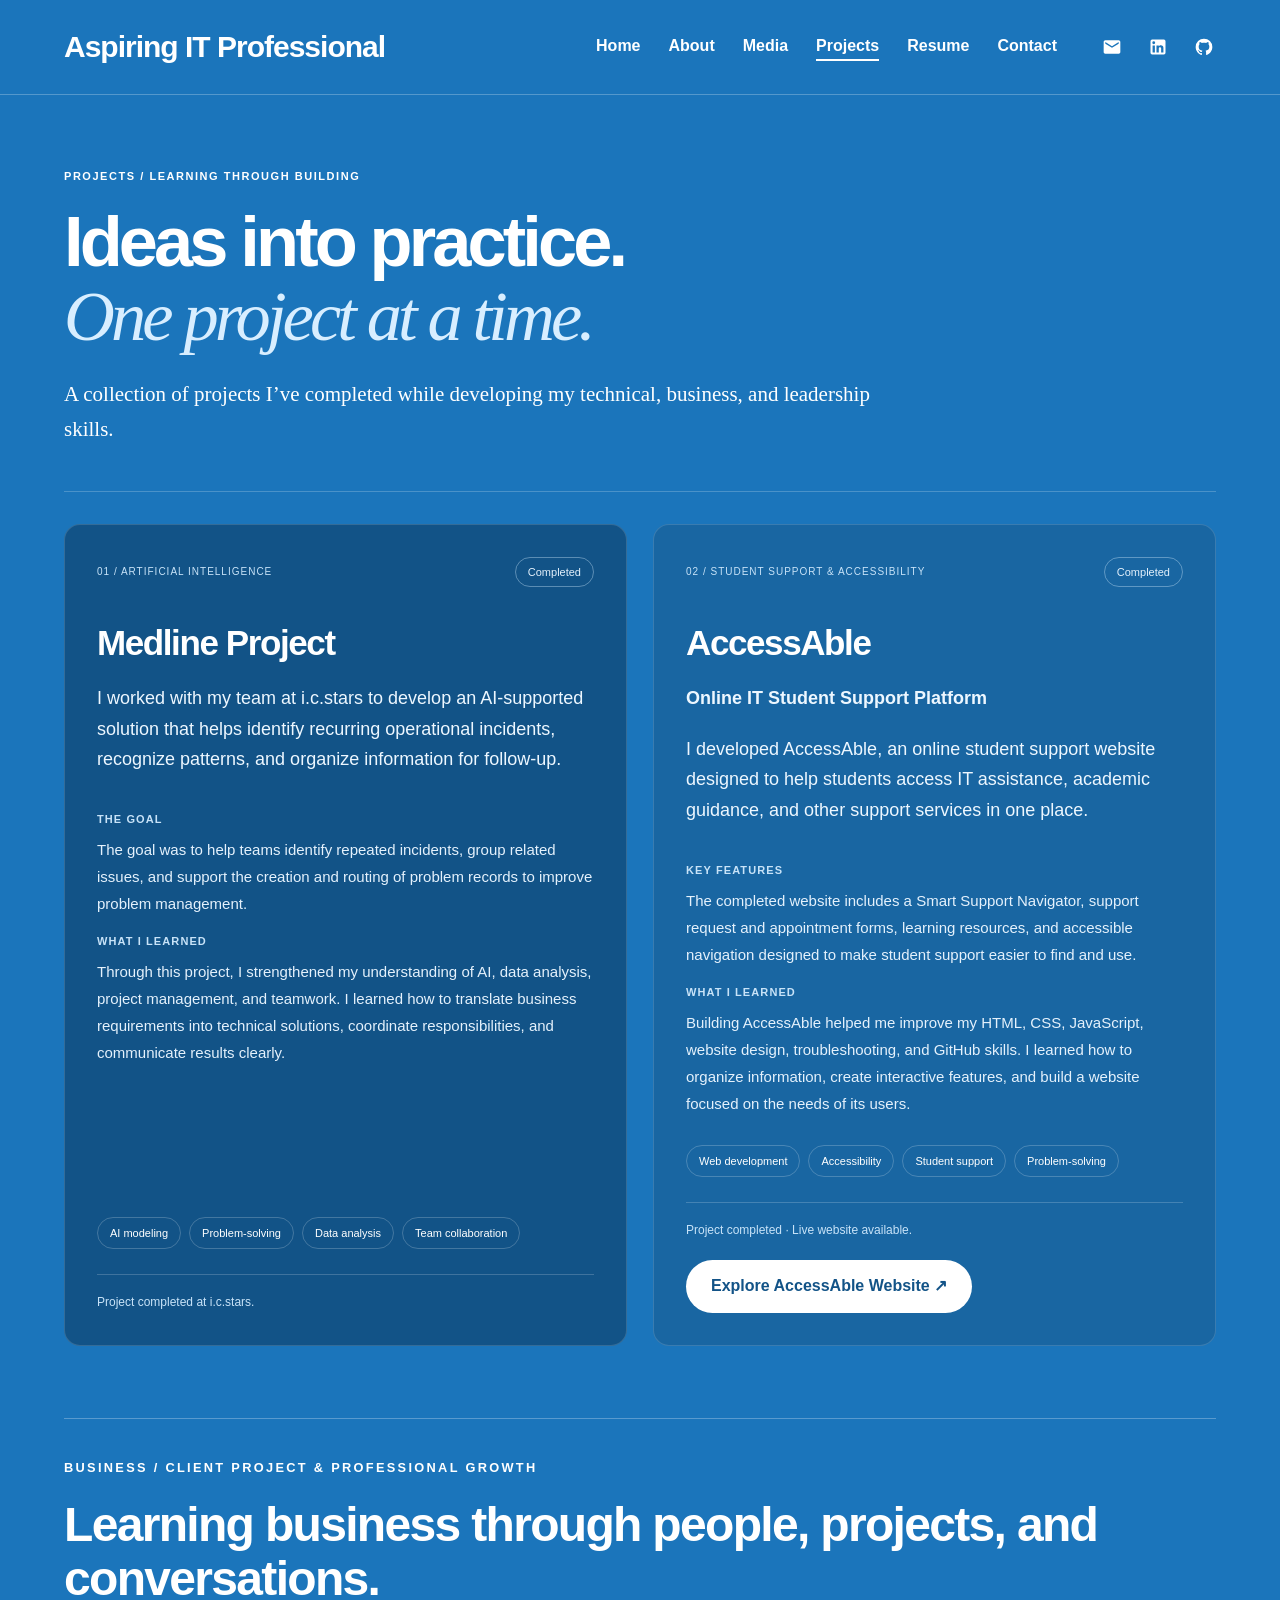
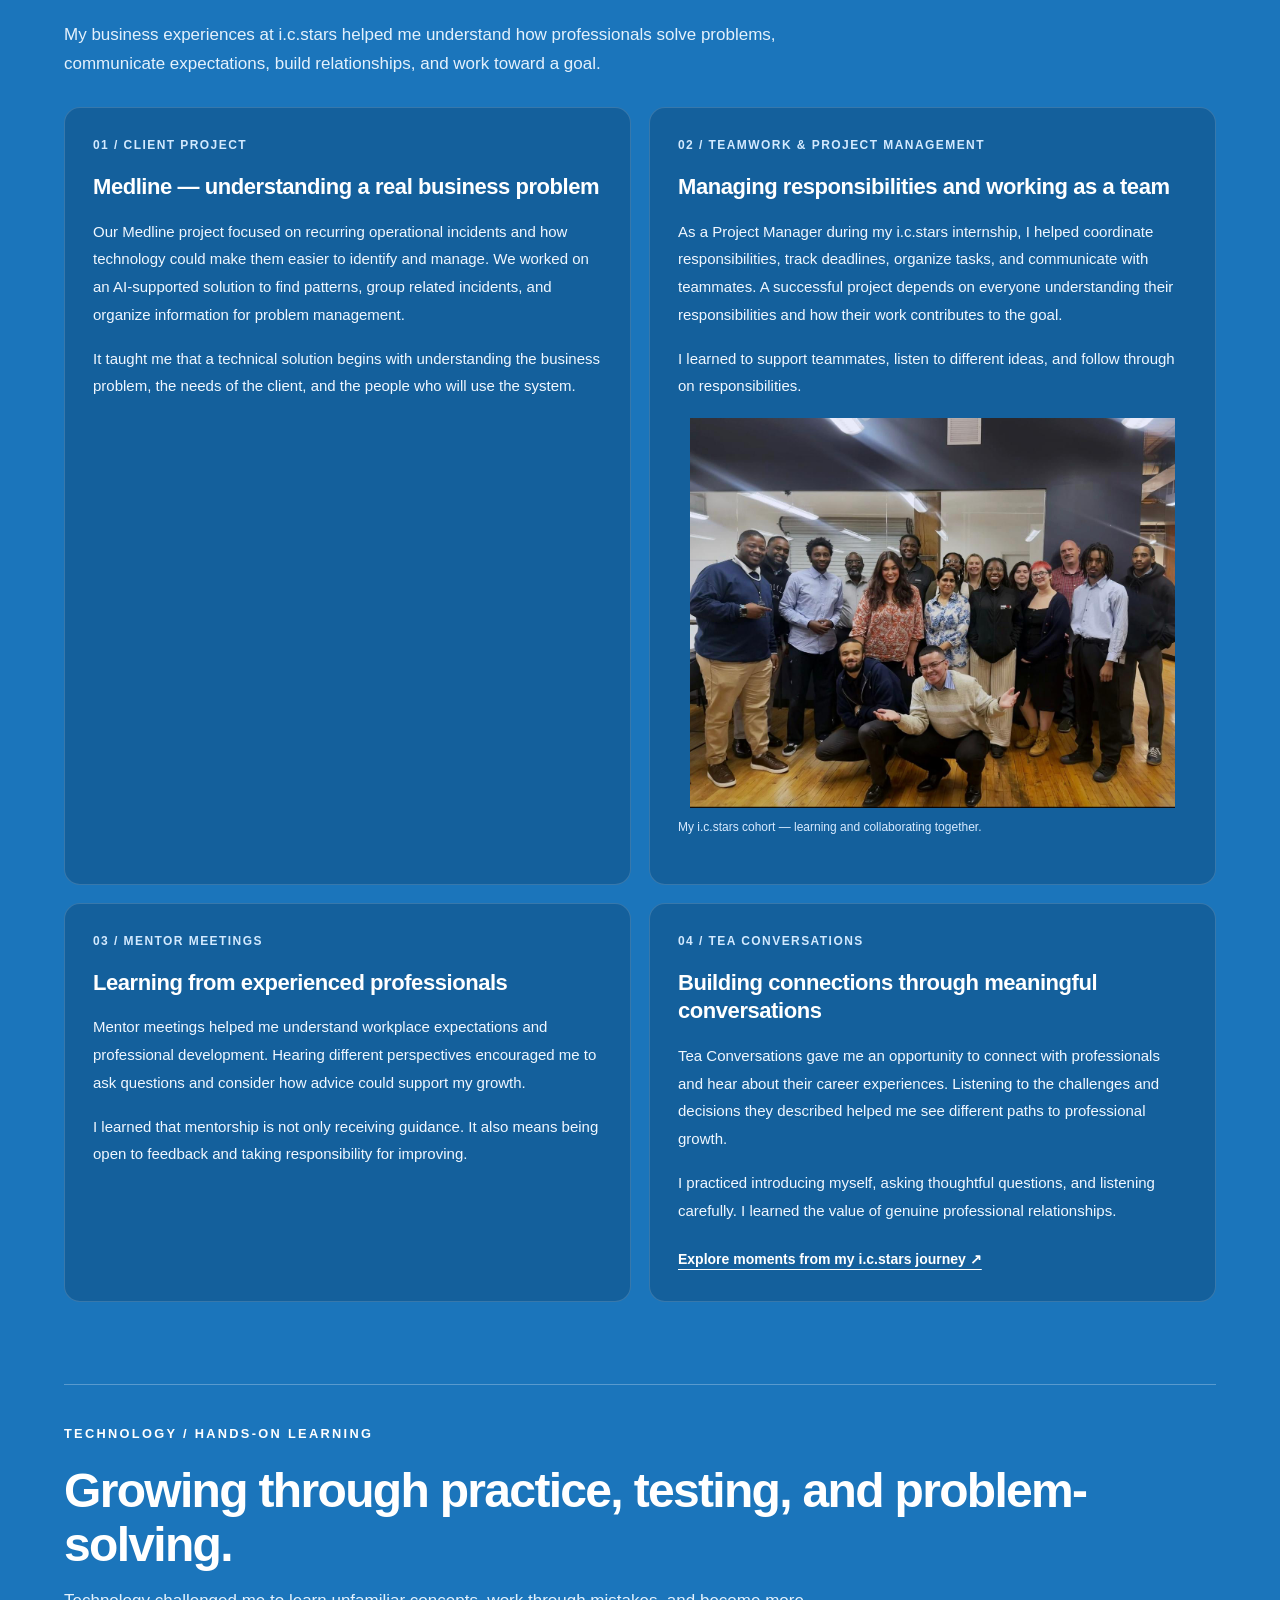
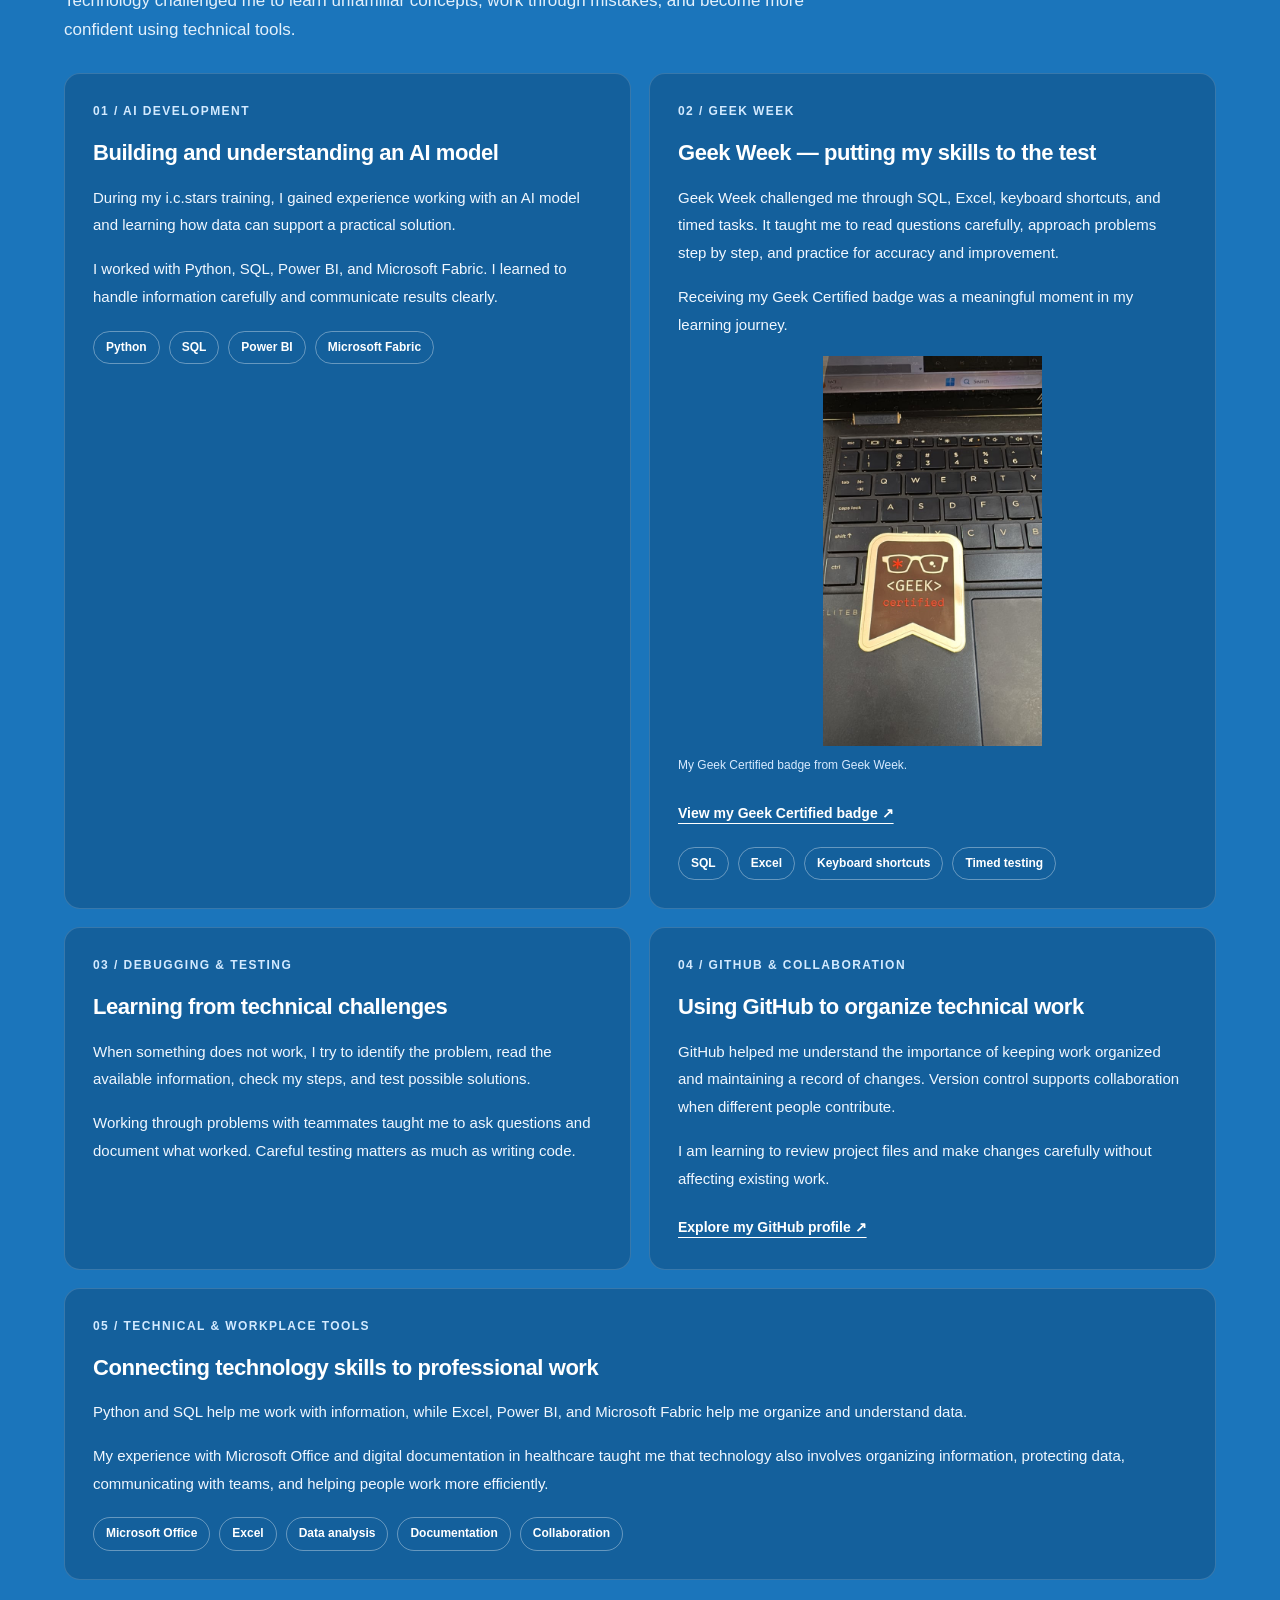
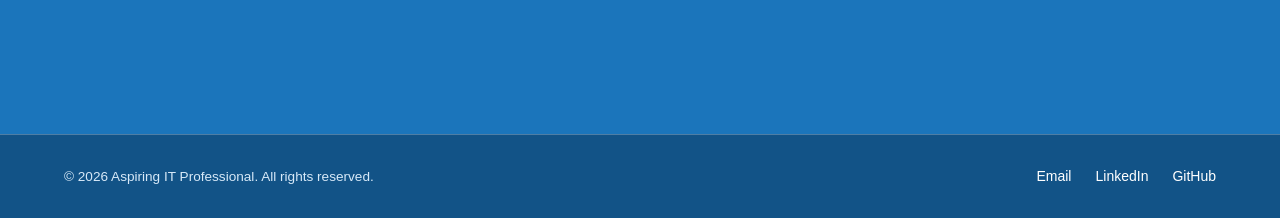
<file: projects.html>
<!DOCTYPE html>
<html lang="en">
<head>
    <meta charset="UTF-8">
    <meta name="viewport" content="width=device-width, initial-scale=1">
    <meta name="description" content="Completed projects, business experience, and technology learning by Faiza Razzaq Baloch.">
    <title>Projects | Aspiring IT Professional</title>
    <link rel="icon" href="assets/favicon.svg" type="image/svg+xml">
    <link rel="stylesheet" href="style.css">
    <script src="script.js" defer></script>

    <style>
        .c60-project-section {
            margin: 72px 0 82px;
            padding-top: 38px;
            border-top: 1px solid rgba(255,255,255,.27);
            scroll-margin-top: 110px;
        }

        .c60-project-heading {
            margin-bottom: 28px;
        }

        .c60-project-heading h2 {
            font-size: clamp(30px,4vw,48px);
            line-height: 1.12;
            letter-spacing: -.035em;
            margin: 8px 0 16px;
        }

        .c60-project-heading p:last-child {
            color: #e4f1fc;
            font-size: 17px;
            line-height: 1.7;
            max-width: 780px;
        }

        .c60-project-grid {
            display: grid;
            grid-template-columns: repeat(2,minmax(0,1fr));
            gap: 18px;
        }

        .c60-project-card {
            background: rgba(18,83,135,.60);
            border: 1px solid rgba(255,255,255,.15);
            border-radius: 16px;
            padding: 28px;
            min-width: 0;
        }

        .c60-project-label {
            display: block;
            font-size: 12px;
            font-weight: 800;
            color: #d3eaff;
            letter-spacing: .12em;
            margin-bottom: 17px;
        }

        .c60-project-card h3 {
            font-size: 22px;
            line-height: 1.3;
            margin-bottom: 16px;
            letter-spacing: -.02em;
        }

        .c60-project-card p {
            color: #f0f7ff;
            font-size: 15px;
            line-height: 1.85;
            margin-bottom: 16px;
        }

        .c60-project-card p:last-child {
            margin-bottom: 0;
        }

        .c60-project-card img {
            display: block;
            width: 100%;
            height: auto;
            max-height: 390px;
            object-fit: contain;
            border-radius: 12px;
            margin: 18px 0 10px;
        }

        .c60-image-note {
            display: block;
            font-size: 12px;
            color: #d7eaff;
            margin-bottom: 18px;
        }

        .c60-project-link {
            display: inline-block;
            margin-top: 8px;
            color: #fff;
            font-size: 14px;
            font-weight: 700;
            text-underline-offset: 5px;
        }

        .c60-project-card-wide {
            grid-column: 1 / -1;
        }

        .c60-project-tags {
            display: flex;
            flex-wrap: wrap;
            gap: 9px;
            margin-top: 20px;
        }

        .c60-project-tags span {
            padding: 6px 12px;
            border: 1px solid rgba(255,255,255,.35);
            border-radius: 30px;
            font-size: 12px;
            font-weight: 700;
        }

        @media (max-width:760px) {
            .c60-project-grid {
                grid-template-columns: 1fr;
            }

            .c60-project-card {
                padding: 22px;
            }

            .c60-project-section {
                margin: 50px 0 65px;
            }
        }
    </style>
</head>

<body>
    <a class="skip-link" href="#main">Skip to main content</a>

    <header class="site-header">
        <nav class="container nav" aria-label="Main navigation">
            <a class="brand" href="index.html">Aspiring IT Professional</a>

            <button id="mobile-menu-btn" class="menu-button" aria-controls="nav-content" aria-expanded="false" aria-label="Toggle navigation" hidden>☰</button>

            <div id="nav-content" class="nav-content">
                <a class="nav-link" href="index.html">Home</a>
                <a class="nav-link" href="about.html">About</a>
                <a class="nav-link" href="media.html">Media</a>
                <a class="nav-link" href="projects.html" aria-current="page">Projects</a>
                <a class="nav-link" href="resume.html">Resume</a>
                <a class="nav-link" href="contact.html">Contact</a>

                <div class="social-links"><a href="mailto:fbaloch@icstars.org" aria-label="Email"><svg aria-hidden="true" focusable="false" class="social-icon" viewBox="0 0 24 24" xmlns="http://www.w3.org/2000/svg">
                            <path d="M20 4H4c-1.1 0-1.99.9-1.99 2L2 18c0 1.1.9 2 2 2h16c1.1 0 2-.9 2-2V6c0-1.1-.9-2-2-2zm0 4l-8 5-8-5V6l8 5 8-5v2z"/>
                        </svg></a><a href="https://www.linkedin.com/in/faizarazzaqbaloch/" target="_blank" rel="noopener noreferrer" aria-label="LinkedIn profile"><svg aria-hidden="true" focusable="false" class="social-icon" viewBox="0 0 24 24" xmlns="http://www.w3.org/2000/svg">
                            <path d="M19 3a2 2 0 0 1 2 2v14a2 2 0 0 1-2 2H5a2 2 0 0 1-2-2V5a2 2 0 0 1 2-2h14m-.5 15.5v-5.3a3.26 3.26 0 0 0-3.26-3.26c-.85 0-1.84.52-2.28 1.3v-1.11h-2.79v8.37h2.79v-4.93c0-.77.62-1.4 1.39-1.4a1.4 1.4 0 0 1 1.4 1.4v4.93h2.75M6.88 8.56a1.68 1.68 0 0 0 1.68-1.68c0-.93-.75-1.69-1.68-1.69a1.69 1.69 0 0 0-1.69 1.69c0 .93.76 1.68 1.69 1.68m1.39 9.94v-8.37H5.5v8.37h2.77z"/>
                        </svg></a><a href="https://github.com/fbaloch1" target="_blank" rel="noopener noreferrer" aria-label="GitHub profile"><svg aria-hidden="true" focusable="false" class="social-icon" viewBox="0 0 24 24" xmlns="http://www.w3.org/2000/svg">
                            <path d="M12 2A10 10 0 0 0 2 12c0 4.42 2.87 8.17 6.84 9.5.5.08.66-.23.66-.5v-1.69c-2.77.6-3.36-1.34-3.36-1.34-.46-1.16-1.11-1.47-1.11-1.47-.91-.62.07-.6.07-.6 1 .07 1.53 1.03 1.53 1.03.87 1.52 2.34 1.07 2.91.83.1-.65.35-1.09.63-1.34-2.22-.25-4.55-1.11-4.55-4.92 0-1.11.38-2 1.03-2.71-.1-.25-.45-1.29.1-2.64 0 0 .84-.27 2.75 1.02.79-.22 1.65-.33 2.5-.33.85 0 1.71.11 2.5.33 1.91-1.29 2.75-1.02 2.75-1.02.55 1.35.2 2.39.1 2.64.65.71 1.03 1.6 1.03 2.71 0 3.82-2.34 4.66-4.57 4.91.36.31.69.92.69 1.85V21c0 .27.16.59.67.5C19.14 20.16 22 16.42 22 12A10 10 0 0 0 12 2z"/>
                        </svg></a></div>
            </div>
        </nav>
    </header>

    <main id="main" class="container" tabindex="-1">

        <section class="projects-intro">
            <p class="eyebrow">PROJECTS / LEARNING THROUGH BUILDING</p>
            <h1>Ideas into practice.<br><em>One project at a time.</em></h1>
            <p class="lead">A collection of projects I’ve completed while developing my technical, business, and leadership skills.</p>
        </section>

        <div class="project-pair">

            <article class="project-entry">
                <div class="project-entry-top">
                    <span>01 / ARTIFICIAL INTELLIGENCE</span>
                    <span class="project-status">Completed</span>
                </div>

                <h2>Medline Project</h2>

                <p class="project-description">I worked with my team at i.c.stars to develop an AI-supported solution that helps identify recurring operational incidents, recognize patterns, and organize information for follow-up.</p>

                <div class="project-detail">
                    <h3>The goal</h3>
                    <p>The goal was to help teams identify repeated incidents, group related issues, and support the creation and routing of problem records to improve problem management.</p>
                </div>

                <div class="project-detail">
                    <h3>What I learned</h3>
                    <p>Through this project, I strengthened my understanding of AI, data analysis, project management, and teamwork. I learned how to translate business requirements into technical solutions, coordinate responsibilities, and communicate results clearly.</p>
                </div>

                <div class="project-keywords">
                    <span>AI modeling</span>
                    <span>Problem-solving</span>
                    <span>Data analysis</span>
                    <span>Team collaboration</span>
                </div>

                <p class="project-progress-note">Project completed at i.c.stars.</p>
            </article>

            <article class="project-entry project-entry-next">
                <div class="project-entry-top">
                    <span>02 / STUDENT SUPPORT &amp; ACCESSIBILITY</span>
                    <span class="project-status">Completed</span>
                </div>

                <h2>AccessAble</h2>

                <p class="project-description"><strong>Online IT Student Support Platform</strong></p>

                <p class="project-description">I developed AccessAble, an online student support website designed to help students access IT assistance, academic guidance, and other support services in one place.</p>

                <div class="project-detail">
                    <h3>Key features</h3>
                    <p>The completed website includes a Smart Support Navigator, support request and appointment forms, learning resources, and accessible navigation designed to make student support easier to find and use.</p>
                </div>

                <div class="project-detail">
                    <h3>What I learned</h3>
                    <p>Building AccessAble helped me improve my HTML, CSS, JavaScript, website design, troubleshooting, and GitHub skills. I learned how to organize information, create interactive features, and build a website focused on the needs of its users.</p>
                </div>

                <div class="project-keywords">
                    <span>Web development</span>
                    <span>Accessibility</span>
                    <span>Student support</span>
                    <span>Problem-solving</span>
                </div>

                <p class="project-progress-note">Project completed · Live website available.</p>

                <a
                    class="button"
                    href="https://fbaloch1.github.io/accessable/#home"
                    target="_blank"
                    rel="noopener noreferrer"
                    style="margin-top:20px;align-self:flex-start"
                >Explore AccessAble Website ↗</a>
            </article>

        </div>

        <section class="c60-project-section" id="c60-business">
            <div class="c60-project-heading">
                <p class="eyebrow">BUSINESS / CLIENT PROJECT &amp; PROFESSIONAL GROWTH</p>
                <h2>Learning business through people, projects, and conversations.</h2>
                <p>My business experiences at i.c.stars helped me understand how professionals solve problems, communicate expectations, build relationships, and work toward a goal.</p>
            </div>

            <div class="c60-project-grid">

                <article class="c60-project-card">
                    <span class="c60-project-label">01 / CLIENT PROJECT</span>
                    <h3>Medline — understanding a real business problem</h3>

                    <p>Our Medline project focused on recurring operational incidents and how technology could make them easier to identify and manage. We worked on an AI-supported solution to find patterns, group related incidents, and organize information for problem management.</p>

                    <p>It taught me that a technical solution begins with understanding the business problem, the needs of the client, and the people who will use the system.</p>
                </article>

                <article class="c60-project-card">
                    <span class="c60-project-label">02 / TEAMWORK &amp; PROJECT MANAGEMENT</span>
                    <h3>Managing responsibilities and working as a team</h3>

                    <p>As a Project Manager during my i.c.stars internship, I helped coordinate responsibilities, track deadlines, organize tasks, and communicate with teammates. A successful project depends on everyone understanding their responsibilities and how their work contributes to the goal.</p>

                    <p>I learned to support teammates, listen to different ideas, and follow through on responsibilities.</p>

                    <img
                        src="assets/high-tea-group.png"
                        alt="Faiza and her i.c.stars cohort together"
                        loading="lazy"
                    >

                    <span class="c60-image-note">
                        My i.c.stars cohort — learning and collaborating together.
                    </span>
                </article>

                <article class="c60-project-card">
                    <span class="c60-project-label">03 / MENTOR MEETINGS</span>
                    <h3>Learning from experienced professionals</h3>

                    <p>Mentor meetings helped me understand workplace expectations and professional development. Hearing different perspectives encouraged me to ask questions and consider how advice could support my growth.</p>

                    <p>I learned that mentorship is not only receiving guidance. It also means being open to feedback and taking responsibility for improving.</p>
                </article>

                <article class="c60-project-card">
                    <span class="c60-project-label">04 / TEA CONVERSATIONS</span>
                    <h3>Building connections through meaningful conversations</h3>

                    <p>Tea Conversations gave me an opportunity to connect with professionals and hear about their career experiences. Listening to the challenges and decisions they described helped me see different paths to professional growth.</p>

                    <p>I practiced introducing myself, asking thoughtful questions, and listening carefully. I learned the value of genuine professional relationships.</p>

                    <a class="c60-project-link" href="media.html#icstars-journey">
                        Explore moments from my i.c.stars journey ↗
                    </a>
                </article>

            </div>
        </section>

        <section class="c60-project-section" id="c60-technology">
            <div class="c60-project-heading">
                <p class="eyebrow">TECHNOLOGY / HANDS-ON LEARNING</p>
                <h2>Growing through practice, testing, and problem-solving.</h2>
                <p>Technology challenged me to learn unfamiliar concepts, work through mistakes, and become more confident using technical tools.</p>
            </div>

            <div class="c60-project-grid">

                <article class="c60-project-card">
                    <span class="c60-project-label">01 / AI DEVELOPMENT</span>
                    <h3>Building and understanding an AI model</h3>

                    <p>During my i.c.stars training, I gained experience working with an AI model and learning how data can support a practical solution.</p>

                    <p>I worked with Python, SQL, Power BI, and Microsoft Fabric. I learned to handle information carefully and communicate results clearly.</p>

                    <div class="c60-project-tags">
                        <span>Python</span>
                        <span>SQL</span>
                        <span>Power BI</span>
                        <span>Microsoft Fabric</span>
                    </div>
                </article>

                <article class="c60-project-card">
                    <span class="c60-project-label">02 / GEEK WEEK</span>
                    <h3>Geek Week — putting my skills to the test</h3>

                    <p>Geek Week challenged me through SQL, Excel, keyboard shortcuts, and timed tasks. It taught me to read questions carefully, approach problems step by step, and practice for accuracy and improvement.</p>

                    <p>Receiving my Geek Certified badge was a meaningful moment in my learning journey.</p>

                    <img
                        src="assets/Geek-Certified-Badge-Faiza.png"
                        alt="Faiza's Geek Certified badge from i.c.stars"
                        loading="lazy"
                    >

                    <span class="c60-image-note">
                        My Geek Certified badge from Geek Week.
                    </span>

                    <a
                        class="c60-project-link"
                        href="assets/Geek-Certified-Badge-Faiza.png"
                        target="_blank"
                        rel="noopener noreferrer"
                    >View my Geek Certified badge ↗</a>

                    <div class="c60-project-tags">
                        <span>SQL</span>
                        <span>Excel</span>
                        <span>Keyboard shortcuts</span>
                        <span>Timed testing</span>
                    </div>
                </article>

                <article class="c60-project-card">
                    <span class="c60-project-label">03 / DEBUGGING &amp; TESTING</span>
                    <h3>Learning from technical challenges</h3>

                    <p>When something does not work, I try to identify the problem, read the available information, check my steps, and test possible solutions.</p>

                    <p>Working through problems with teammates taught me to ask questions and document what worked. Careful testing matters as much as writing code.</p>
                </article>

                <article class="c60-project-card">
                    <span class="c60-project-label">04 / GITHUB &amp; COLLABORATION</span>
                    <h3>Using GitHub to organize technical work</h3>

                    <p>GitHub helped me understand the importance of keeping work organized and maintaining a record of changes. Version control supports collaboration when different people contribute.</p>

                    <p>I am learning to review project files and make changes carefully without affecting existing work.</p>

                    <a
                        class="c60-project-link"
                        href="https://github.com/fbaloch1"
                        target="_blank"
                        rel="noopener noreferrer"
                    >Explore my GitHub profile ↗</a>
                </article>

                <article class="c60-project-card c60-project-card-wide">
                    <span class="c60-project-label">05 / TECHNICAL &amp; WORKPLACE TOOLS</span>
                    <h3>Connecting technology skills to professional work</h3>

                    <p>Python and SQL help me work with information, while Excel, Power BI, and Microsoft Fabric help me organize and understand data.</p>

                    <p>My experience with Microsoft Office and digital documentation in healthcare taught me that technology also involves organizing information, protecting data, communicating with teams, and helping people work more efficiently.</p>

                    <div class="c60-project-tags">
                        <span>Microsoft Office</span>
                        <span>Excel</span>
                        <span>Data analysis</span>
                        <span>Documentation</span>
                        <span>Collaboration</span>
                    </div>
                </article>

            </div>
        </section>

    </main>

    <footer class="site-footer">
        <div class="container footer-row">
            <p class="small">© <span class="year-span">2026</span> Aspiring IT Professional. All rights reserved.</p>

            <div class="footer-links">
                <a href="mailto:fbaloch@icstars.org">Email</a>
                <a href="https://www.linkedin.com/in/faizarazzaqbaloch/" target="_blank" rel="noopener noreferrer">LinkedIn</a>
                <a href="https://github.com/fbaloch1" target="_blank" rel="noopener noreferrer">GitHub</a>
            </div>
        </div>
    </footer>
</body>
</html>
</file>
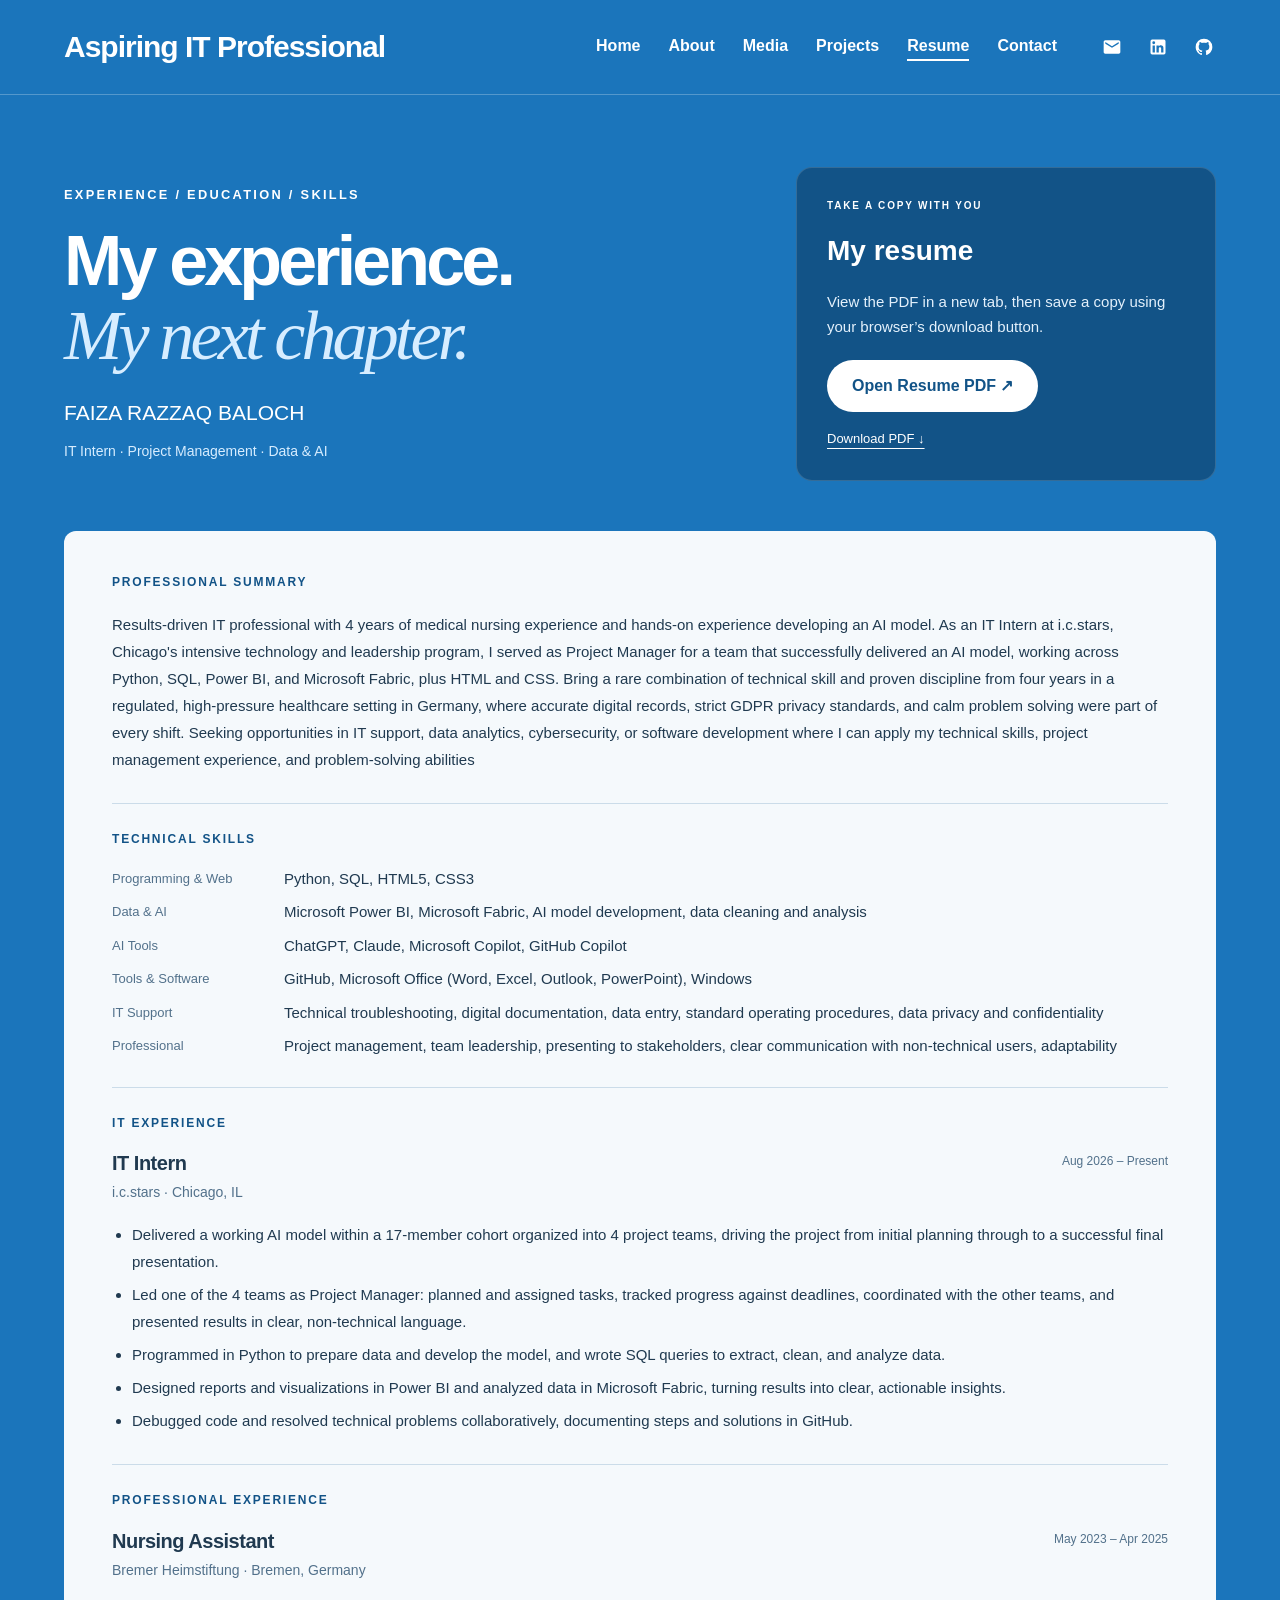
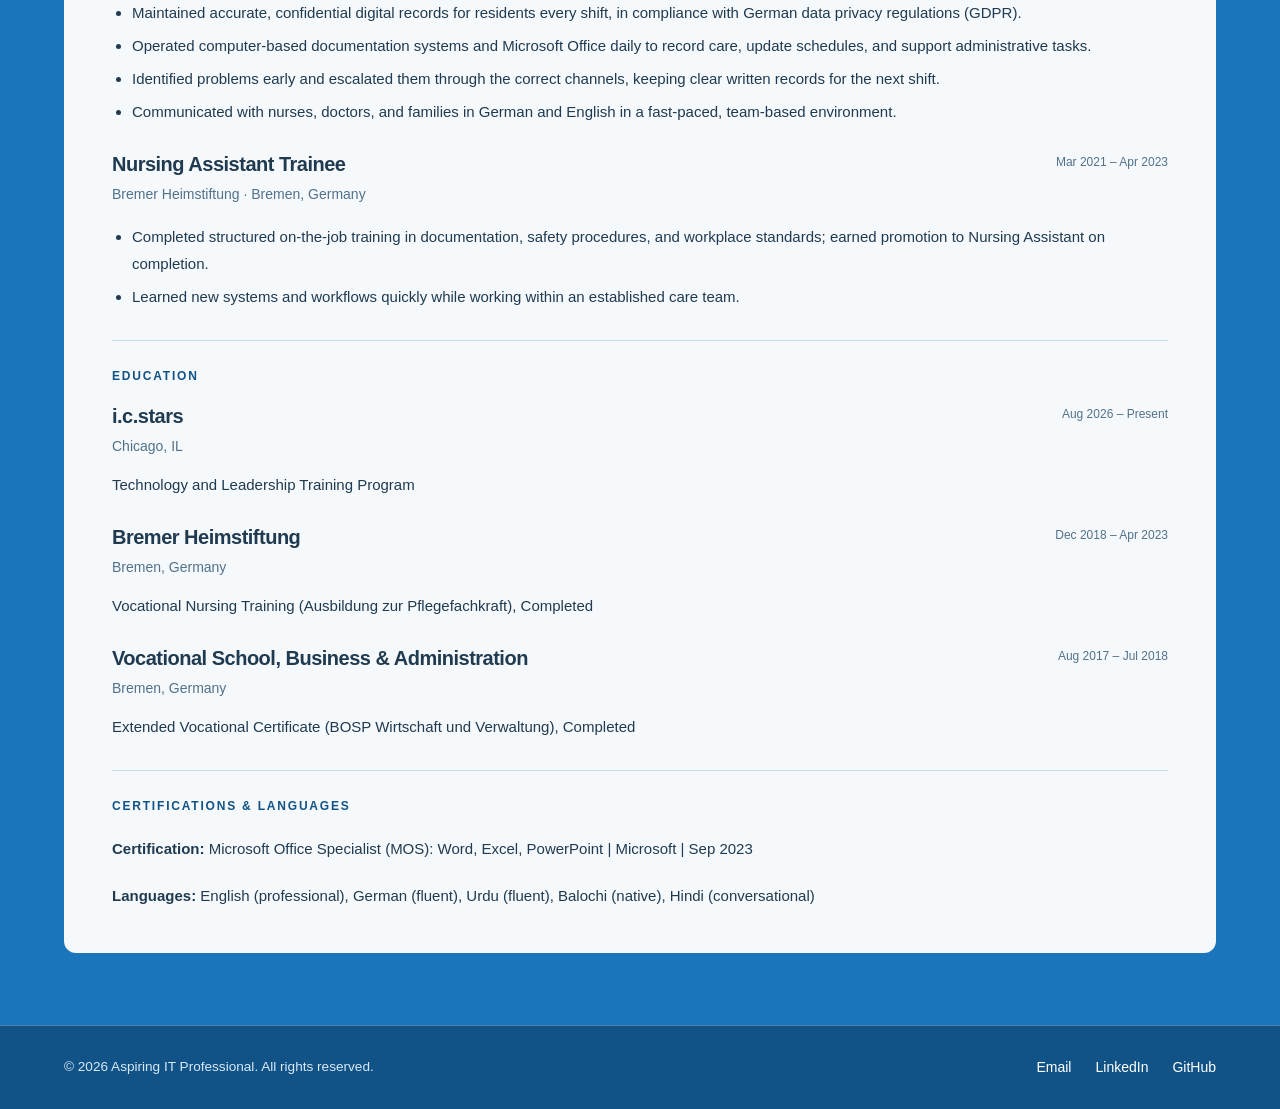
<file: resume.html>
<!DOCTYPE html>
<html lang="en">
<head>
    <meta charset="UTF-8">
    <meta name="viewport" content="width=device-width, initial-scale=1">
    <meta name="description" content="Resume of Faiza Razzaq Baloch — IT, data, AI, project management, education, and professional experience.">
    <title>Resume | Aspiring IT Professional</title>
    <link rel="icon" href="assets/favicon.svg" type="image/svg+xml">
    <link rel="stylesheet" href="style.css">
    <script src="script.js" defer></script>
</head>
<body>
    <a class="skip-link" href="#main">Skip to main content</a>

    <header class="site-header">
        <nav class="container nav" aria-label="Main navigation">
            <a class="brand" href="index.html">Aspiring IT Professional</a>

            <button id="mobile-menu-btn" class="menu-button" aria-controls="nav-content" aria-expanded="false" aria-label="Toggle navigation" hidden>☰</button>

            <div id="nav-content" class="nav-content">
                <a class="nav-link" href="index.html">Home</a>
                <a class="nav-link" href="about.html">About</a>
                <a class="nav-link" href="media.html">Media</a>
                <a class="nav-link" href="projects.html">Projects</a>
                <a class="nav-link" href="resume.html" aria-current="page">Resume</a>
                <a class="nav-link" href="contact.html">Contact</a>

                <div class="social-links"><a href="mailto:fbaloch@icstars.org" aria-label="Email"><svg aria-hidden="true" focusable="false" class="social-icon" viewBox="0 0 24 24" xmlns="http://www.w3.org/2000/svg">
                            <path d="M20 4H4c-1.1 0-1.99.9-1.99 2L2 18c0 1.1.9 2 2 2h16c1.1 0 2-.9 2-2V6c0-1.1-.9-2-2-2zm0 4l-8 5-8-5V6l8 5 8-5v2z"/>
                        </svg></a><a href="https://www.linkedin.com/in/faizarazzaqbaloch/" target="_blank" rel="noopener noreferrer" aria-label="LinkedIn profile"><svg aria-hidden="true" focusable="false" class="social-icon" viewBox="0 0 24 24" xmlns="http://www.w3.org/2000/svg">
                            <path d="M19 3a2 2 0 0 1 2 2v14a2 2 0 0 1-2 2H5a2 2 0 0 1-2-2V5a2 2 0 0 1 2-2h14m-.5 15.5v-5.3a3.26 3.26 0 0 0-3.26-3.26c-.85 0-1.84.52-2.28 1.3v-1.11h-2.79v8.37h2.79v-4.93c0-.77.62-1.4 1.39-1.4a1.4 1.4 0 0 1 1.4 1.4v4.93h2.75M6.88 8.56a1.68 1.68 0 0 0 1.68-1.68c0-.93-.75-1.69-1.68-1.69a1.69 1.69 0 0 0-1.69 1.69c0 .93.76 1.68 1.69 1.68m1.39 9.94v-8.37H5.5v8.37h2.77z"/>
                        </svg></a><a href="https://github.com/fbaloch1" target="_blank" rel="noopener noreferrer" aria-label="GitHub profile"><svg aria-hidden="true" focusable="false" class="social-icon" viewBox="0 0 24 24" xmlns="http://www.w3.org/2000/svg">
                            <path d="M12 2A10 10 0 0 0 2 12c0 4.42 2.87 8.17 6.84 9.5.5.08.66-.23.66-.5v-1.69c-2.77.6-3.36-1.34-3.36-1.34-.46-1.16-1.11-1.47-1.11-1.47-.91-.62.07-.6.07-.6 1 .07 1.53 1.03 1.53 1.03.87 1.52 2.34 1.07 2.91.83.1-.65.35-1.09.63-1.34-2.22-.25-4.55-1.11-4.55-4.92 0-1.11.38-2 1.03-2.71-.1-.25-.45-1.29.1-2.64 0 0 .84-.27 2.75 1.02.79-.22 1.65-.33 2.5-.33.85 0 1.71.11 2.5.33 1.91-1.29 2.75-1.02 2.75-1.02.55 1.35.2 2.39.1 2.64.65.71 1.03 1.6 1.03 2.71 0 3.82-2.34 4.66-4.57 4.91.36.31.69.92.69 1.85V21c0 .27.16.59.67.5C19.14 20.16 22 16.42 22 12A10 10 0 0 0 12 2z"/>
                        </svg></a></div>
            </div>
            </div>
        </nav>
    </header>

    <main id="main" class="container" tabindex="-1">

        <section class="resume-hero">
            <div>
                <p class="eyebrow">EXPERIENCE / EDUCATION / SKILLS</p>

                <h1>My experience.<br><em>My next chapter.</em></h1>

                <p class="lead">
                    FAIZA RAZZAQ BALOCH<br>
                    <span class="resume-subtitle">IT Intern · Project Management · Data &amp; AI</span>
                </p>
            </div>

            <aside class="resume-download">
                <p class="eyebrow">TAKE A COPY WITH YOU</p>
                <h2>My resume</h2>

                <p>View the PDF in a new tab, then save a copy using your browser’s download button.</p>

                <a
                    class="button resume-pdf"
                    href="assets/resume.pdf"
                    target="_blank"
                    rel="noopener noreferrer"
                >Open Resume PDF ↗</a>

                <a
                    class="resume-direct"
                    href="assets/resume.pdf"
                    download="Faiza-Razzaq-Baloch-Resume.pdf"
                >Download PDF ↓</a>
            </aside>
        </section>

        <div class="resume-document">

            <section>
                <h2>Professional Summary</h2>

                <p>Results-driven IT professional with 4 years of medical nursing experience and hands-on experience developing an AI model. As an IT Intern at i.c.stars,
Chicago's intensive technology and leadership program, I served as Project Manager for a team that successfully delivered an AI model, working across
Python, SQL, Power BI, and Microsoft Fabric, plus HTML and CSS. Bring a rare combination of technical skill and proven discipline from four years in a
regulated, high-pressure healthcare setting in Germany, where accurate digital records, strict GDPR privacy standards, and calm problem solving were part
of every shift. Seeking opportunities in IT support, data analytics, cybersecurity, or software development where I can apply my technical skills, project
management experience, and problem-solving abilities</p>
            </section>

            <section>
                <h2>Technical Skills</h2>

                <dl class="resume-skills">
                    <dt>Programming &amp; Web</dt>
                    <dd>Python, SQL, HTML5, CSS3</dd>

                    <dt>Data &amp; AI</dt>
                    <dd>Microsoft Power BI, Microsoft Fabric, AI model development, data cleaning and analysis</dd>

                    <dt>AI Tools</dt>
                    <dd>ChatGPT, Claude, Microsoft Copilot, GitHub Copilot</dd>

                    <dt>Tools &amp; Software</dt>
                    <dd>GitHub, Microsoft Office (Word, Excel, Outlook, PowerPoint), Windows</dd>

                    <dt>IT Support</dt>
                    <dd>Technical troubleshooting, digital documentation, data entry, standard operating procedures, data privacy and confidentiality</dd>

                    <dt>Professional</dt>
                    <dd>Project management, team leadership, presenting to stakeholders, clear communication with non-technical users, adaptability</dd>
                </dl>
            </section>

            <section>
                <h2>IT Experience</h2>

                <article class="resume-job">
                    <div class="resume-job-heading">
                        <div>
                            <h3>IT Intern</h3>
                            <p>i.c.stars · Chicago, IL</p>
                        </div>

                        <span>Aug 2026 – Present</span>
                    </div>

                    <ul>
                        <li>Delivered a working AI model within a 17-member cohort organized into 4 project teams, driving the project from initial planning through to a successful final presentation.</li>

                        <li>Led one of the 4 teams as Project Manager: planned and assigned tasks, tracked progress against deadlines, coordinated with the other teams, and presented results in clear, non-technical language.</li>

                        <li>Programmed in Python to prepare data and develop the model, and wrote SQL queries to extract, clean, and analyze data.</li>

                        <li>Designed reports and visualizations in Power BI and analyzed data in Microsoft Fabric, turning results into clear, actionable insights.</li>

                        <li>Debugged code and resolved technical problems collaboratively, documenting steps and solutions in GitHub.</li>
                    </ul>
                </article>
            </section>

            <section>
                <h2>Professional Experience</h2>

                <article class="resume-job">
                    <div class="resume-job-heading">
                        <div>
                            <h3>Nursing Assistant</h3>
                            <p>Bremer Heimstiftung · Bremen, Germany</p>
                        </div>

                        <span>May 2023 – Apr 2025</span>
                    </div>

                    <ul>
                        <li>Maintained accurate, confidential digital records for residents every shift, in compliance with German data privacy regulations (GDPR).</li>

                        <li>Operated computer-based documentation systems and Microsoft Office daily to record care, update schedules, and support administrative tasks.</li>

                        <li>Identified problems early and escalated them through the correct channels, keeping clear written records for the next shift.</li>

                        <li>Communicated with nurses, doctors, and families in German and English in a fast-paced, team-based environment.</li>
                    </ul>
                </article>

                <article class="resume-job">
                    <div class="resume-job-heading">
                        <div>
                            <h3>Nursing Assistant Trainee</h3>
                            <p>Bremer Heimstiftung · Bremen, Germany</p>
                        </div>

                        <span>Mar 2021 – Apr 2023</span>
                    </div>

                    <ul>
                        <li>Completed structured on-the-job training in documentation, safety procedures, and workplace standards; earned promotion to Nursing Assistant on completion.</li>

                        <li>Learned new systems and workflows quickly while working within an established care team.</li>
                    </ul>
                </article>
            </section>

            <section>
                <h2>Education</h2>

                <article class="resume-job">
                    <div class="resume-job-heading">
                        <div>
                            <h3>i.c.stars</h3>
                            <p>Chicago, IL</p>
                        </div>

                        <span>Aug 2026 – Present</span>
                    </div>

                    <p>Technology and Leadership Training Program</p>
                </article>

                <article class="resume-job">
                    <div class="resume-job-heading">
                        <div>
                            <h3>Bremer Heimstiftung</h3>
                            <p>Bremen, Germany</p>
                        </div>

                        <span>Dec 2018 – Apr 2023</span>
                    </div>

                    <p>Vocational Nursing Training (Ausbildung zur Pflegefachkraft), Completed</p>
                </article>

                <article class="resume-job">
                    <div class="resume-job-heading">
                        <div>
                            <h3>Vocational School, Business &amp; Administration</h3>
                            <p>Bremen, Germany</p>
                        </div>

                        <span>Aug 2017 – Jul 2018</span>
                    </div>

                    <p>Extended Vocational Certificate (BOSP Wirtschaft und Verwaltung), Completed</p>
                </article>
            </section>

            <section>
                <h2>Certifications &amp; Languages</h2>

                <p><strong>Certification:</strong> Microsoft Office Specialist (MOS): Word, Excel, PowerPoint | Microsoft | Sep 2023</p>

                <p><strong>Languages:</strong> English (professional), German (fluent), Urdu (fluent), Balochi (native), Hindi (conversational)</p>
            </section>

        </div>
    </main>

    <footer class="site-footer">
        <div class="container footer-row">
            <p class="small">© <span class="year-span">2026</span> Aspiring IT Professional. All rights reserved.</p>

            <div class="footer-links">
                <a href="mailto:fbaloch@icstars.org">Email</a>
                <a href="https://www.linkedin.com/in/faizarazzaqbaloch/" target="_blank" rel="noopener noreferrer">LinkedIn</a>
                <a href="https://github.com/fbaloch1" target="_blank" rel="noopener noreferrer">GitHub</a>
            </div>
        </div>
    </footer>
</body>
</html>
</file>
<file: style.css>
:root{--blue:#1b75bb;--dark:#125387;--deep:#104970;--white:#fff;--muted:#e4f1fc;--line:rgba(255,255,255,.25)}
*{box-sizing:border-box}body{margin:0;background:var(--blue);color:var(--white);font-family:Arial,Helvetica,sans-serif;line-height:1.65;min-height:100vh;display:flex;flex-direction:column}a{color:inherit;text-underline-offset:5px}button{font:inherit;cursor:pointer}a,button{-webkit-tap-highlight-color:transparent}a:focus-visible,button:focus-visible{outline:3px solid #ffe296;outline-offset:5px}img,video{max-width:100%;display:block}figure{margin:0}h1,h2,h3{line-height:1.18;margin-top:0}h1{font-size:clamp(2.6rem,5vw,4.4rem);letter-spacing:-.04em;max-width:900px;margin-bottom:24px}h2{font-size:1.4rem}p{margin:0 0 20px}main.container{flex:1;padding-top:64px;padding-bottom:80px}.container{width:min(1200px,100% - 48px);margin-inline:auto}.site-header{position:sticky;top:0;z-index:10;background:var(--blue);border-bottom:1px solid var(--line)}.nav{display:flex;align-items:center;justify-content:space-between;gap:24px;padding-block:24px}.brand{font-size:1.65rem;font-weight:800;text-decoration:none;letter-spacing:-.04em}.nav-content{display:flex;gap:24px;align-items:center}.nav-link{font-family:Georgia,serif;text-decoration:none;border-bottom:2px solid transparent}.nav-link:hover,.nav-link[aria-current]{border-color:white}.menu-button{color:white;background:var(--dark);border:1px solid var(--line);border-radius:8px;padding:5px 13px;font-size:1.5rem}.eyebrow{font-size:.8rem;letter-spacing:.18em;font-weight:bold;margin-bottom:20px}.lead{font-family:Georgia,Cambria,serif;font-size:clamp(1.25rem,2vw,1.65rem);line-height:1.65;max-width:850px;margin-bottom:44px}.hero{display:grid;grid-template-columns:310px 1fr;gap:64px;align-items:center}.arch-image-container{border-radius:180px 180px 16px 16px;overflow:hidden;background:var(--dark);box-shadow:0 16px 35px #10497055}.arch-image-container img{width:100%;height:430px;object-fit:cover}.hero .lead{margin-bottom:28px}.grid{display:grid;grid-template-columns:repeat(2,minmax(0,1fr));gap:24px}.three{grid-template-columns:repeat(3,minmax(0,1fr))}.feature-card{background:var(--dark);border:1px solid var(--line);padding:30px;border-radius:18px;overflow-wrap:anywhere}.feature-card p:last-child{margin-bottom:0}.feature-card h2{margin-bottom:14px}.section{margin-top:64px;padding-top:40px;border-top:1px solid var(--line)}.explore{display:grid;grid-template-columns:2fr 1fr;gap:30px}.explore-link{text-decoration:none;transition:background .2s}.explore-link:hover{background:var(--deep)}.explore-link h2{display:flex;justify-content:space-between;gap:16px}dl{margin-bottom:0}dt{text-transform:uppercase;font-size:.7rem;letter-spacing:.12em;color:var(--muted);margin-top:22px}dd{margin:0}.button{display:inline-block;background:white;color:var(--dark);font-weight:700;border:0;border-radius:30px;padding:13px 25px;text-decoration:none}.button:hover{background:#e4f1fc}.quote-section{background:#fff;color:var(--dark);border-radius:18px;display:flex;align-items:center;gap:24px;padding:40px 24px;margin-top:64px}.quote-section button{background:var(--dark);color:white;border:0;border-radius:50%;width:44px;height:44px;flex-shrink:0}.quote-section div{flex:1;text-align:center}.quote-section blockquote{margin:0 0 16px;font-size:clamp(1.2rem,2.3vw,2rem);line-height:1.35;font-weight:bold}.quote-section p{margin-bottom:0;font-family:Georgia,serif}.cta{text-align:center;margin-top:64px}.cta h2{font-size:2rem}.prose{max-width:900px;font-family:Georgia,serif;font-size:1.2rem}.prose h2{font-family:Arial,sans-serif;margin-top:40px}.stack{display:grid;gap:24px}.print-button{margin-bottom:28px}.media-image{width:100%;height:280px;object-fit:contain;background:var(--deep);border-radius:12px;margin-bottom:24px}.contact-card{max-width:700px}.small{font-size:.85rem}.site-footer{background:var(--dark);text-align:center;padding:40px 0;border-top:1px solid var(--line)}.site-footer p:last-child{margin:0}.skip-link{position:fixed;top:-100px;left:12px;z-index:100;background:white;color:var(--dark);padding:12px}.skip-link:focus{top:12px}
@media(max-width:900px){.nav-content{gap:16px}.brand{font-size:1.35rem}.hero{grid-template-columns:250px 1fr;gap:32px}.arch-image-container img{height:350px}.three,.explore{grid-template-columns:1fr}}
@media(max-width:767px){.container{width:calc(100% - 36px)}main.container{padding-top:40px;padding-bottom:50px}.nav{flex-wrap:wrap;padding-block:18px}.nav-content{width:100%;flex-direction:column;align-items:stretch;gap:0}.nav-content a{padding:12px 0}.nav-content.mobile-collapsed{display:none}.hero{grid-template-columns:1fr;gap:32px}.arch-image-container{width:240px;margin-inline:auto}.arch-image-container img{height:330px}.grid{grid-template-columns:1fr}.feature-card{padding:24px}.quote-section{gap:12px;padding:28px 12px}.quote-section button{width:36px;height:36px}.section{margin-top:40px}.lead{margin-bottom:30px}}
@media(prefers-reduced-motion:reduce){*{scroll-behavior:auto!important;transition:none!important}}
@media print{body{background:white;color:#111}.site-header,.site-footer,.print-button,.skip-link{display:none}main.container{width:100%;padding:0}.feature-card{background:white;color:#111;border:1px solid #bbb;break-inside:avoid}.lead{font-size:14pt;margin-bottom:20px}h1{font-size:28pt}h2{font-size:16pt}.stack{gap:14px}}


.container{width:min(1400px,100% - 128px)}
.nav{gap:28px;padding-block:22px}.brand{font-size:30px;letter-spacing:-1px;font-weight:800;white-space:nowrap}.nav-content{gap:28px}.nav-link{font-family:Arial,Helvetica,sans-serif;font-size:16px;font-weight:600}
.social-links{display:flex;align-items:center;gap:22px;margin-left:15px}.social-links a{font-size:15px;font-weight:800;text-decoration:none;line-height:1}
main.container{padding-top:0;padding-bottom:0}.hero{grid-template-columns:310px 1fr;gap:64px;align-items:center;margin-bottom:64px}.hero h1{font-size:52px;line-height:1;letter-spacing:-1.4px;font-weight:800;margin-bottom:30px}.hero .eyebrow{font-size:20px;letter-spacing:.04em;margin-bottom:20px}.hero .lead{font-size:30px;line-height:1.2;margin-bottom:0;max-width:none}.arch-image-container{border-radius:180px 180px 0 0;box-shadow:none}.arch-image-container img{height:430px}
.section{margin-top:0;padding-top:46px;padding-bottom:32px}.section>.eyebrow,.explore .eyebrow{font-family:Georgia,serif;font-size:15px;letter-spacing:.06em;margin-bottom:32px}.grid{gap:16px}.three{gap:32px}.feature-card{background:rgba(18,83,135,.60);border:1px solid rgba(255,255,255,.09);padding:24px;border-radius:16px}.feature-card h2{font-size:20px;line-height:1.35}.feature-card p{font-size:16px;line-height:1.65}.pillar-icon{display:flex;align-items:center;justify-content:center;width:40px;height:40px;border-radius:12px;background:rgba(255,255,255,.10);font-size:20px;margin-bottom:16px}.three .feature-card{min-height:246px}.explore{grid-template-columns:2.08fr 1fr;gap:32px;padding-top:32px;padding-bottom:64px}.explore-link{min-height:140px}.explore aside{background:#125387}.explore aside h2{font-family:Georgia,serif;font-size:15px;letter-spacing:.05em;border-bottom:1px solid var(--line);padding-bottom:12px}dt{margin-top:18px;font-size:12px;letter-spacing:0;color:#a8cfea}dd{font-weight:600;font-size:16px;line-height:1.4}
.quote-section{border-radius:0;margin:0 calc((100vw - 100%)/-2);padding:64px;gap:32px;min-height:300px}.quote-section blockquote{color:#1b75bb;font-size:36px;line-height:1.1;max-width:950px;margin:0 auto 28px;font-weight:800}.quote-section p{font-size:20px;color:#1b75bb;font-weight:600}.quote-section button{width:48px;height:48px;background:#5499c7;font-size:26px;box-shadow:0 2px 5px #0002}.cta{margin-top:0;padding:76px 0 80px}.cta h2{font-size:36px;margin-bottom:24px}.cta p{font-size:20px;max-width:900px;margin:0 auto 40px}.cta .button{padding:15px 32px}.site-footer{padding:30px 0}.footer-row{display:flex;justify-content:space-between;align-items:center;gap:24px}.footer-row p{margin:0;color:#d7e9f8}.footer-links{display:flex;gap:24px;font-size:14px}.footer-links a{text-decoration:none}
main.container:not(:has(.hero)){padding-block:72px}
@media(max-width:1200px){.container{width:calc(100% - 64px)}.brand{font-size:25px}.nav-content{gap:17px}.social-links{gap:15px;margin-left:0}.hero{grid-template-columns:280px 1fr;gap:40px}.hero h1{font-size:44px}.hero .lead{font-size:26px}.arch-image-container img{height:400px}.quote-section{padding-inline:32px}}
@media(max-width:1000px){.nav{flex-wrap:wrap}.nav-content{gap:22px}.hero{grid-template-columns:240px 1fr;gap:32px}.hero h1{font-size:38px}.hero .lead{font-size:23px}.arch-image-container img{height:350px}.three{grid-template-columns:repeat(3,minmax(0,1fr));gap:16px}.three .feature-card{padding:20px}.explore{grid-template-columns:2fr 1fr;gap:20px}.quote-section blockquote{font-size:30px}}
@media(max-width:767px){.container{width:calc(100% - 36px)}.brand{font-size:23px}.nav{padding-block:18px}.nav-content{gap:0}.social-links{padding-top:18px;padding-bottom:10px;gap:25px}.hero{grid-template-columns:1fr;padding-top:24px;margin-bottom:40px}.hero h1{font-size:38px;line-height:1.08}.hero .lead{font-size:23px;line-height:1.4}.hero .eyebrow{font-size:16px}.three,.explore{grid-template-columns:1fr}.three .feature-card{min-height:0}.section{padding-top:32px}.quote-section{padding:40px 18px;gap:12px;min-height:0}.quote-section blockquote{font-size:23px}.quote-section button{width:36px;height:36px}.quote-section p{font-size:17px}.cta{padding-block:52px}.cta h2{font-size:30px}.footer-row{flex-direction:column;align-items:flex-start}.footer-links{flex-wrap:wrap}}

.social-links a{display:inline-flex;align-items:center;justify-content:center;width:24px;height:28px;color:#fff}.social-icon{display:block;width:20px;height:20px;fill:currentColor}.social-links a:hover{opacity:.8}


.about-intro{max-width:1000px;margin-bottom:52px}.about-intro h1{font-size:clamp(2.3rem,4.5vw,3.7rem);line-height:1.1;max-width:1000px}.about-intro .lead{font-size:23px;max-width:900px;margin-bottom:0}.about-layout{display:grid;grid-template-columns:minmax(0,1.8fr) minmax(260px,1fr);gap:64px;border-top:1px solid var(--line);padding-top:44px}.about-story section+section{margin-top:44px}.about-story .eyebrow,.about-sidebar .eyebrow{font-size:12px;letter-spacing:.12em;margin-bottom:14px}.about-story h2{font-size:27px;line-height:1.25;margin-bottom:20px}.about-story p:not(.eyebrow){font-family:Georgia,Cambria,serif;font-size:19px;line-height:1.8;color:#f0f7fd}.about-sidebar{display:flex;flex-direction:column;gap:24px;align-self:start}.about-sidebar .feature-card{padding:28px;background:#125387}.about-list{margin:20px 0 0;padding-left:20px}.about-list li{padding-left:4px;margin-bottom:12px}.about-list li:last-child{margin-bottom:0}.about-next{margin-top:48px;padding-top:32px;border-top:1px solid var(--line);display:flex;justify-content:space-between;align-items:center;gap:28px}.about-next h2{margin-bottom:10px}.about-next p{margin:0}.about-actions{display:flex;align-items:center;gap:24px;flex-wrap:wrap;flex-shrink:0}.about-resume-link{text-underline-offset:5px}
@media(max-width:1000px){.about-layout{gap:32px}.about-next{align-items:flex-start;flex-direction:column}}
@media(max-width:767px){.about-layout{grid-template-columns:1fr;gap:28px;padding-top:30px}.about-intro{margin-bottom:32px}.about-intro .lead{font-size:21px}.about-story h2{font-size:25px}.about-story p:not(.eyebrow){font-size:18px}.about-actions{gap:20px}.about-sidebar .feature-card{padding:24px}}


.bio-hero{display:grid;grid-template-columns:minmax(0,1.7fr) minmax(240px,1fr);gap:64px;align-items:center;padding:0 0 54px}.bio-kicker{font-size:11px;font-weight:700;letter-spacing:.16em;margin:0 0 24px}.bio-heading h1{font-size:clamp(52px,6.6vw,88px);font-weight:800;line-height:.99;letter-spacing:-.065em;margin:0 0 28px}.bio-heading em,.bio-toolbox em,.bio-approach em{font-family:Georgia,serif;font-weight:400;letter-spacing:-.055em;color:#d8edff}.bio-intro{font-size:19px;line-height:1.7;max-width:580px;color:#e4f1fc;margin:0}.bio-note{padding:34px 30px;background:#125387;border-radius:4px 60px 4px 4px;transform:rotate(3deg);box-shadow:12px 12px 0 rgba(255,255,255,.08)}.bio-note-label{font-size:10px;letter-spacing:.18em;color:#b8d9f3}.bio-note>p{font-family:Georgia,serif;font-size:27px;line-height:1.4;margin:30px 0 34px}.bio-note-bottom{border-top:1px solid #ffffff30;padding-top:20px;display:flex;gap:10px;align-items:center;font-size:12px}.bio-dot{display:inline-block;width:8px;height:8px;border-radius:50%;background:#bde9ce;flex-shrink:0}.bio-ribbon{display:flex;justify-content:space-between;gap:20px;flex-wrap:wrap;border-block:1px solid #ffffff40;padding:20px 0;font-size:12px;letter-spacing:.02em;color:#e4f1fc}.bio-story-section{display:grid;grid-template-columns:1fr 1.65fr;gap:72px;padding:76px 0}.bio-section-label>span{font-size:11px;letter-spacing:.14em;color:#c8e3f8}.bio-section-label h2{font-size:33px;line-height:1.2;letter-spacing:-.04em;margin:20px 0}.bio-story-copy p{font-size:17px;line-height:1.85;color:#e4f1fc}.bio-story-copy .bio-large-copy{font-size:26px;line-height:1.5;letter-spacing:-.02em;color:white;margin-bottom:28px}.bio-large-copy strong{font-weight:500;text-decoration:underline;text-decoration-color:#a9d0ed;text-underline-offset:7px}.bio-journey-section{border-top:1px solid #ffffff40;padding:42px 0 64px}.bio-section-top{display:flex;align-items:flex-end;justify-content:space-between;gap:24px;margin-bottom:28px}.bio-section-top .bio-kicker{margin-bottom:15px}.bio-section-top h2{font-size:31px;letter-spacing:-.035em;margin-bottom:0}.bio-section-aside{font-size:12px;color:#c8e3f8;max-width:180px}.bio-journey{display:grid;grid-template-columns:repeat(3,minmax(0,1fr));gap:14px}.bio-step{padding:26px;background:#1966a2;border:1px solid #ffffff20;border-radius:12px;display:flex;flex-direction:column}.bio-step-top{display:flex;justify-content:space-between;align-items:center;font-size:10px;letter-spacing:.1em;margin-bottom:38px;color:#c8e3f8}.bio-step h3{font-size:22px;letter-spacing:-.03em;line-height:1.25;margin-bottom:16px}.bio-step p{font-size:15px;line-height:1.7;flex:1;color:#e4f1fc}.bio-step-foot{border-top:1px solid #ffffff30;padding-top:18px;font-size:11px}.bio-step-current{background:#e5f3ff;color:#125387}.bio-step-current .bio-step-top,.bio-step-current p{color:#265f89}.bio-step-current .bio-dot{background:#23794b}.bio-step-current .bio-step-foot{border-color:#12538733}.bio-toolbox{display:grid;grid-template-columns:1fr 1.2fr;gap:64px;padding:44px;background:#125387;border-radius:20px}.bio-toolbox h2{font-size:37px;line-height:1.15;letter-spacing:-.04em}.bio-toolbox p:not(.bio-kicker){font-size:16px;line-height:1.8;color:#d8edff;margin-bottom:0}.bio-skill-groups{display:flex;flex-direction:column;justify-content:center;gap:28px}.bio-skill-groups h3{font-size:13px;margin-bottom:14px;color:#d8edff}.bio-tags{display:flex;flex-wrap:wrap;gap:9px}.bio-tags span{border:1px solid #ffffff45;border-radius:30px;padding:8px 14px;font-size:13px;line-height:1.4}.bio-approach{text-align:center;padding:76px 16px 10px}.bio-approach h2{font-size:clamp(34px,4.5vw,58px);line-height:1.12;letter-spacing:-.045em}.bio-approach>p:not(.bio-kicker){max-width:690px;font-size:17px;line-height:1.85;color:#e4f1fc;margin:0 auto 30px}.bio-actions{display:flex;gap:24px;justify-content:center;align-items:center;flex-wrap:wrap}.bio-actions .button{display:inline-flex;gap:26px;align-items:center}.bio-text-link{font-size:14px;text-underline-offset:6px}
@media(max-width:1000px){.bio-hero{gap:32px}.bio-heading h1{font-size:64px}.bio-note{padding:26px 22px}.bio-note>p{font-size:23px}.bio-story-section{gap:40px}.bio-toolbox{gap:32px;padding:32px}.bio-toolbox h2{font-size:31px}.bio-step{padding:22px}}
@media(max-width:767px){.bio-hero{grid-template-columns:1fr;gap:36px;padding-bottom:40px}.bio-heading h1{font-size:clamp(45px,10vw,65px)}.bio-intro{font-size:18px}.bio-note{transform:none;border-radius:4px 45px 4px 4px;box-shadow:7px 7px 0 #ffffff12}.bio-note>p{font-size:25px;margin-block:20px}.bio-ribbon{gap:10px;flex-direction:column}.bio-story-section{grid-template-columns:1fr;gap:12px;padding-block:44px}.bio-story-copy .bio-large-copy{font-size:24px}.bio-journey{grid-template-columns:1fr}.bio-section-top{align-items:flex-start;flex-direction:column}.bio-section-aside{max-width:none}.bio-step-top{margin-bottom:24px}.bio-toolbox{grid-template-columns:1fr;padding:26px;gap:30px}.bio-approach{padding-top:50px}.bio-actions{flex-direction:column}.bio-kicker{font-size:10px;letter-spacing:.12em}}


.travel-hero{display:grid;grid-template-columns:1.5fr 1fr;align-items:end;gap:60px;padding-bottom:56px}.travel-kicker{font-size:11px;font-weight:700;letter-spacing:.16em;margin-bottom:28px}.travel-hero h1{font-size:clamp(46px,5.5vw,76px);line-height:1.05;letter-spacing:-.06em;margin:0}.travel-hero em,.travel-note em{font-family:Georgia,serif;font-weight:400;color:#d9efff}.travel-intro{max-width:350px;padding-bottom:3px}.travel-small-rule{display:block;width:40px;height:2px;background:#c2e2f8;margin-bottom:22px}.travel-intro p{font-size:17px;line-height:1.8;color:#e4f1fc}.travel-jump{text-decoration:none;font-size:13px;display:flex;gap:32px;align-items:center}.travel-jump span{font-size:24px}.travel-gallery{display:grid;grid-template-columns:repeat(12,minmax(0,1fr));gap:38px 26px;border-top:1px solid #ffffff35;padding-top:32px;scroll-margin-top:110px}.travel-photo{margin:0;min-width:0}.travel-photo-01{grid-column:span 8}.travel-photo-02{grid-column:span 4}.travel-photo-03{grid-column:span 5}.travel-photo-04{grid-column:span 7}.travel-photo-05{grid-column:span 12}.travel-image-wrap{position:relative;overflow:hidden;border-radius:4px;background:#125387}.travel-photo img{width:100%;height:400px;object-fit:cover;transition:transform .45s ease}.travel-photo-02 img{height:400px}.travel-photo-03 img,.travel-photo-04 img{height:360px}.travel-photo-05 img{height:440px}.travel-photo:hover img{transform:scale(1.025)}.travel-photo-index{position:absolute;top:18px;left:18px;padding:6px 10px;font-size:10px;letter-spacing:.14em;background:#104970d9;border:1px solid #ffffff35;color:white}.travel-photo figcaption{display:flex;justify-content:space-between;align-items:flex-start;gap:16px;padding-top:17px}.travel-category{font-size:10px;letter-spacing:.1em;text-transform:uppercase;color:#c1def4}.travel-photo h2{font-size:19px;line-height:1.35;font-weight:500;letter-spacing:-.02em;margin:5px 0 0}.travel-location{font-size:11px;color:#c1def4;white-space:nowrap;padding-top:5px}.travel-photo-02 figcaption,.travel-photo-03 figcaption{flex-direction:column;gap:5px}.travel-note{display:grid;grid-template-columns:1fr 1fr;gap:0 70px;border-top:1px solid #ffffff35;margin-top:60px;padding-top:38px}.travel-note>.travel-kicker{grid-column:1/-1}.travel-note h2{font-size:clamp(35px,4vw,52px);line-height:1.12;letter-spacing:-.045em}.travel-note>div p{font-size:17px;line-height:1.85;color:#e4f1fc}.travel-end{display:flex;justify-content:space-between;gap:24px;align-items:center;margin-top:35px;padding:24px 0;border-top:1px solid #ffffff35;font-size:13px;color:#d4eafa}.travel-end a{text-underline-offset:5px;white-space:nowrap}
@media(max-width:1000px){.travel-hero{gap:32px;grid-template-columns:1.3fr 1fr}.travel-hero h1{font-size:54px}.travel-photo img,.travel-photo-02 img{height:350px}.travel-location{white-space:normal}.travel-photo figcaption{flex-wrap:wrap}}
@media(max-width:767px){.travel-hero{grid-template-columns:1fr;gap:28px;padding-bottom:34px}.travel-hero h1{font-size:clamp(40px,10vw,60px)}.travel-intro{max-width:none}.travel-kicker{font-size:10px;line-height:1.7;margin-bottom:20px}.travel-small-rule{margin-bottom:15px}.travel-gallery{gap:28px;grid-template-columns:1fr;padding-top:24px}.travel-photo-01,.travel-photo-02,.travel-photo-03,.travel-photo-04,.travel-photo-05{grid-column:1}.travel-photo img,.travel-photo-02 img,.travel-photo-03 img,.travel-photo-04 img,.travel-photo-05 img{height:auto;aspect-ratio:4/3}.travel-photo-02 img{aspect-ratio:4/5}.travel-photo figcaption{flex-direction:column;gap:5px}.travel-note{grid-template-columns:1fr;gap:0;margin-top:38px;padding-top:28px}.travel-note h2{font-size:38px}.travel-end{align-items:flex-start;flex-direction:column;gap:15px}}
@media(prefers-reduced-motion:reduce){.travel-photo img{transition:none}.travel-photo:hover img{transform:none}}

.resume-hero{display:grid;grid-template-columns:1.6fr 1fr;gap:60px;align-items:center;margin-bottom:50px}.resume-hero h1{font-size:clamp(44px,5.5vw,70px);line-height:1.05;letter-spacing:-.055em}.resume-hero em{font-family:Georgia,serif;font-weight:400;color:#d7edff}.resume-hero .lead{font-family:Arial,sans-serif;font-size:21px;margin-bottom:0}.resume-subtitle{display:block;font-size:14px;color:#d7edff;margin-top:9px}.resume-download{padding:30px;background:#125387;border:1px solid #ffffff25;border-radius:16px}.resume-download .eyebrow{font-size:10px}.resume-download p:not(.eyebrow){font-size:15px;color:#e4f1fc}.resume-download h2{font-size:28px}.resume-direct{display:block;font-size:13px;margin-top:16px;text-underline-offset:5px}.resume-document{background:#f5f9fc;color:#203a50;border-radius:12px;padding:44px 48px}.resume-document>section+section{border-top:1px solid #cbdce9;margin-top:30px;padding-top:28px}.resume-document h2{font-size:12px;text-transform:uppercase;letter-spacing:.15em;color:#125387;margin-bottom:22px}.resume-document p,.resume-document li{font-size:15px;line-height:1.8}.resume-document p:last-child{margin-bottom:0}.resume-job+.resume-job{margin-top:28px}.resume-job-heading{display:flex;justify-content:space-between;gap:22px;align-items:flex-start;margin-bottom:12px}.resume-job-heading h3{font-size:20px;letter-spacing:-.025em;margin-bottom:5px}.resume-job-heading p{font-size:14px;color:#52718b;margin:0}.resume-job-heading>span{font-size:12px;color:#52718b;white-space:nowrap}.resume-job ul{padding-left:20px;margin-bottom:0}.resume-job li{margin-bottom:6px}.resume-skills{display:grid;grid-template-columns:150px 1fr;gap:12px 22px}.resume-skills dt{color:#52718b;margin:0;font-size:13px;text-transform:none}.resume-skills dd{font-weight:400;color:#203a50;font-size:15px}
@media(max-width:767px){.resume-hero{grid-template-columns:1fr;gap:28px;margin-bottom:30px}.resume-document{padding:28px 22px}.resume-job-heading{flex-direction:column;gap:8px}.resume-skills{grid-template-columns:1fr;gap:7px}.resume-skills dd{margin-bottom:13px}.resume-download{padding:26px}.resume-hero h1{font-size:46px}}


.connect-hero{max-width:950px;margin-bottom:50px}.connect-hero .eyebrow{font-size:11px;letter-spacing:.16em}.connect-hero h1{font-size:clamp(46px,5.9vw,78px);line-height:1.04;letter-spacing:-.06em;margin-bottom:26px}.connect-hero em{font-family:Georgia,serif;font-weight:400;color:#d9efff}.connect-intro{max-width:600px;font-size:20px;line-height:1.7;color:#e4f1fc}.connect-layout{display:grid;grid-template-columns:1.1fr 1fr;gap:46px;border-top:1px solid #ffffff35;padding-top:34px}.connect-email{background:#e5f3ff;color:#125387;padding:40px;border-radius:4px 50px 4px 4px;align-self:start}.connect-email .eyebrow{font-size:10px;letter-spacing:.13em}.connect-email h2{font-size:36px;line-height:1.15;letter-spacing:-.04em;margin-bottom:22px}.connect-email>p:not(.eyebrow){font-size:16px;line-height:1.8;color:#335e7e}.connect-address{display:flex;justify-content:space-between;gap:12px;align-items:center;font-size:clamp(16px,1.6vw,22px);font-weight:600;text-decoration:none;border-block:1px solid #12538730;padding:21px 0;margin:28px 0;overflow-wrap:anywhere}.connect-address span{font-size:25px;flex-shrink:0}.connect-email .button{background:#125387;color:white}.connect-email-note{display:block;font-size:11px;color:#486d88;margin-top:12px}.connect-elsewhere>.eyebrow{font-size:10px;letter-spacing:.14em;color:#d1e8f8;margin-bottom:22px}.connect-profile{padding:24px 0}.connect-profile+.connect-profile{border-top:1px solid #ffffff35;margin-top:12px;padding-top:30px}.connect-channel{font-size:10px;letter-spacing:.15em;color:#c1def4}.connect-profile h2{font-size:25px;line-height:1.25;letter-spacing:-.03em;margin:14px 0}.connect-profile p{max-width:400px;font-size:16px;color:#e4f1fc;line-height:1.75}.connect-pending{font-size:12px;color:#d1e8f8;border:1px solid #ffffff35;border-radius:20px;display:inline-block;padding:5px 12px}.connect-topics{display:grid;grid-template-columns:1fr 1fr;gap:40px;margin-top:55px;padding-top:32px;border-top:1px solid #ffffff35;align-items:center}.connect-topics .eyebrow{font-size:10px;margin-bottom:14px}.connect-topics h2{font-size:25px;letter-spacing:-.03em;margin-bottom:0}.connect-tags{display:flex;gap:10px;flex-wrap:wrap}.connect-tags span{font-size:12px;border:1px solid #ffffff40;border-radius:25px;padding:8px 14px}.connect-signoff{margin-top:62px;text-align:center;padding-bottom:8px}.connect-signoff p{font-size:12px;letter-spacing:.08em;margin-bottom:8px;color:#d1e8f8}.connect-signoff>span{font-family:Georgia,serif;font-style:italic;font-size:29px}
@media(max-width:767px){.connect-hero{margin-bottom:30px}.connect-hero h1{font-size:clamp(40px,10vw,58px)}.connect-intro{font-size:18px}.connect-layout{grid-template-columns:1fr;gap:30px;padding-top:25px}.connect-email{padding:28px 24px;border-radius:4px 40px 4px 4px}.connect-email h2{font-size:32px}.connect-address{font-size:18px}.connect-topics{grid-template-columns:1fr;gap:23px;margin-top:35px}.connect-signoff{margin-top:40px}.connect-elsewhere>.eyebrow{margin-bottom:0}}


.travel-gallery-personal{grid-template-columns:repeat(6,minmax(0,1fr));gap:36px 24px;align-items:start}
.travel-gallery-personal .travel-photo{grid-column:span 2;margin:0}
.travel-gallery-personal .travel-photo-04{grid-column:2 / span 2}
.travel-gallery-personal .travel-photo-05{grid-column:4 / span 2}
.travel-gallery-personal .travel-image-wrap{border-radius:8px;background:#125387}
.travel-gallery-personal .travel-photo img{display:block;width:100%;height:auto;aspect-ratio:auto;object-fit:contain;transform:none;transition:none}
.travel-gallery-personal .travel-photo:hover img{transform:none}
.travel-gallery-personal .travel-photo figcaption{display:flex;flex-direction:column;align-items:flex-start;gap:7px;padding-top:17px}
.travel-gallery-personal .travel-photo h2{font-size:21px;line-height:1.3;margin-top:6px}
.travel-gallery-personal .travel-category{font-size:10px;letter-spacing:.09em}
.travel-gallery-personal .travel-location{padding:0;white-space:normal;font-size:12px}
@media(max-width:900px){.travel-gallery-personal{grid-template-columns:repeat(2,minmax(0,1fr));gap:30px 20px}.travel-gallery-personal .travel-photo{grid-column:auto}.travel-gallery-personal .travel-photo-05{grid-column:1 / -1;width:calc((100% - 20px)/2);justify-self:center}}
@media(max-width:540px){.travel-gallery-personal{grid-template-columns:1fr;gap:32px}.travel-gallery-personal .travel-photo,.travel-gallery-personal .travel-photo-05{grid-column:auto;width:100%}}

.projects-intro{max-width:950px;margin-bottom:44px}.projects-intro .eyebrow{font-size:11px;letter-spacing:.14em}.projects-intro h1{font-size:clamp(44px,5.5vw,72px);line-height:1.05;letter-spacing:-.055em}.projects-intro em{font-family:Georgia,serif;font-weight:400;color:#d8eeff}.projects-intro .lead{font-size:21px;margin-bottom:0}.project-pair{display:grid;grid-template-columns:repeat(2,minmax(0,1fr));gap:26px;border-top:1px solid #ffffff35;padding-top:32px}.project-entry{background:#125387;border:1px solid #ffffff25;border-radius:16px;padding:32px;display:flex;flex-direction:column}.project-entry-top{display:flex;justify-content:space-between;align-items:center;gap:14px;flex-wrap:wrap;margin-bottom:35px}.project-entry-top>span:first-child{font-size:10px;letter-spacing:.1em;color:#c8e3f8}.project-status{font-size:11px;border:1px solid #c8e3f866;border-radius:25px;padding:5px 12px;color:#e4f1fc}.project-entry h2{font-size:35px;letter-spacing:-.04em;margin-bottom:20px}.project-description{font-size:18px;line-height:1.7;color:#edf7ff}.project-detail{margin-top:18px}.project-detail h3{font-size:11px;text-transform:uppercase;letter-spacing:.1em;color:#c8e3f8;margin-bottom:10px}.project-detail p{font-size:15px;line-height:1.8;color:#e4f1fc;margin-bottom:0}.project-keywords{display:flex;flex-wrap:wrap;gap:8px;padding-top:28px;margin-top:auto}.project-keywords span{border:1px solid #ffffff35;padding:6px 12px;border-radius:25px;font-size:11px}.project-progress-note{border-top:1px solid #ffffff30;padding-top:18px;margin:25px 0 0;font-size:12px;color:#c8e3f8}.project-entry-next{background:#1966a2}
@media(max-width:767px){.project-pair{grid-template-columns:1fr;gap:22px}.project-entry{padding:26px}.project-entry h2{font-size:30px}.projects-intro h1{font-size:clamp(40px,10vw,58px)}.project-entry-top{margin-bottom:26px}}
</file>
